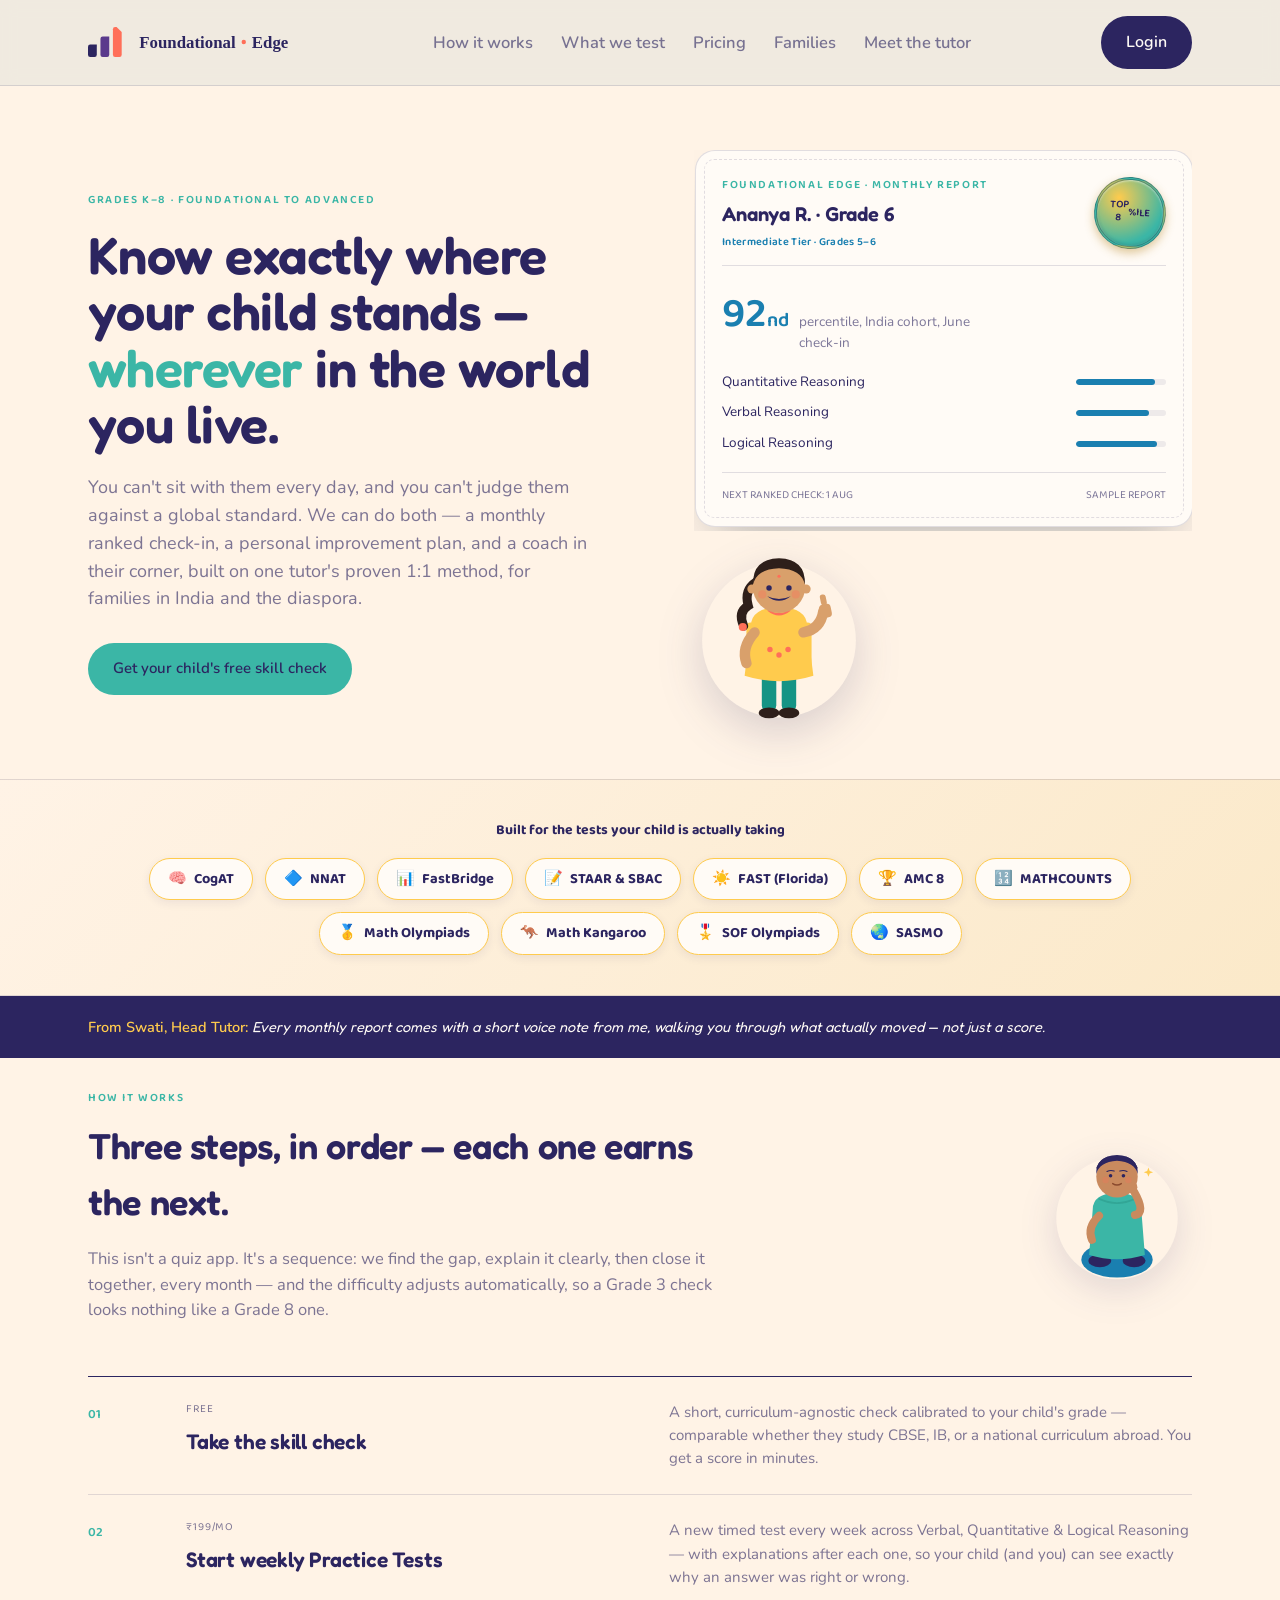
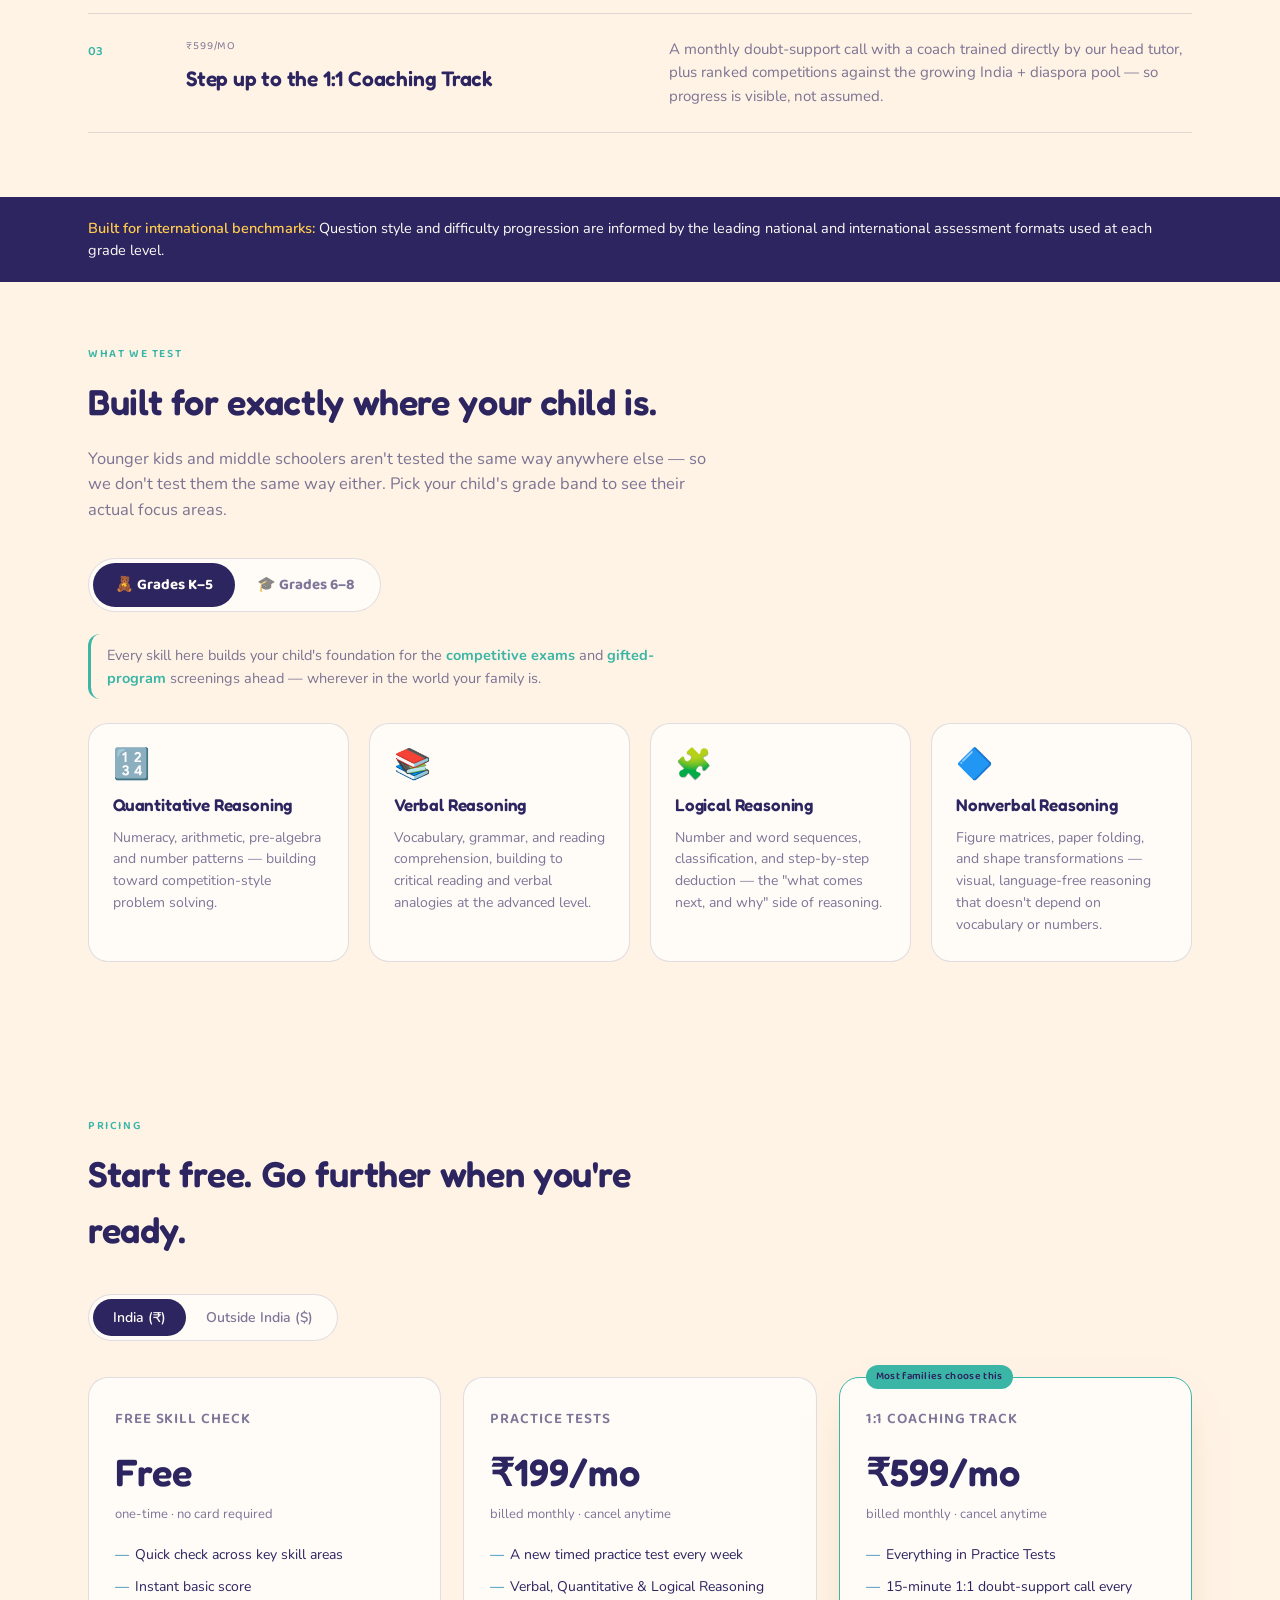
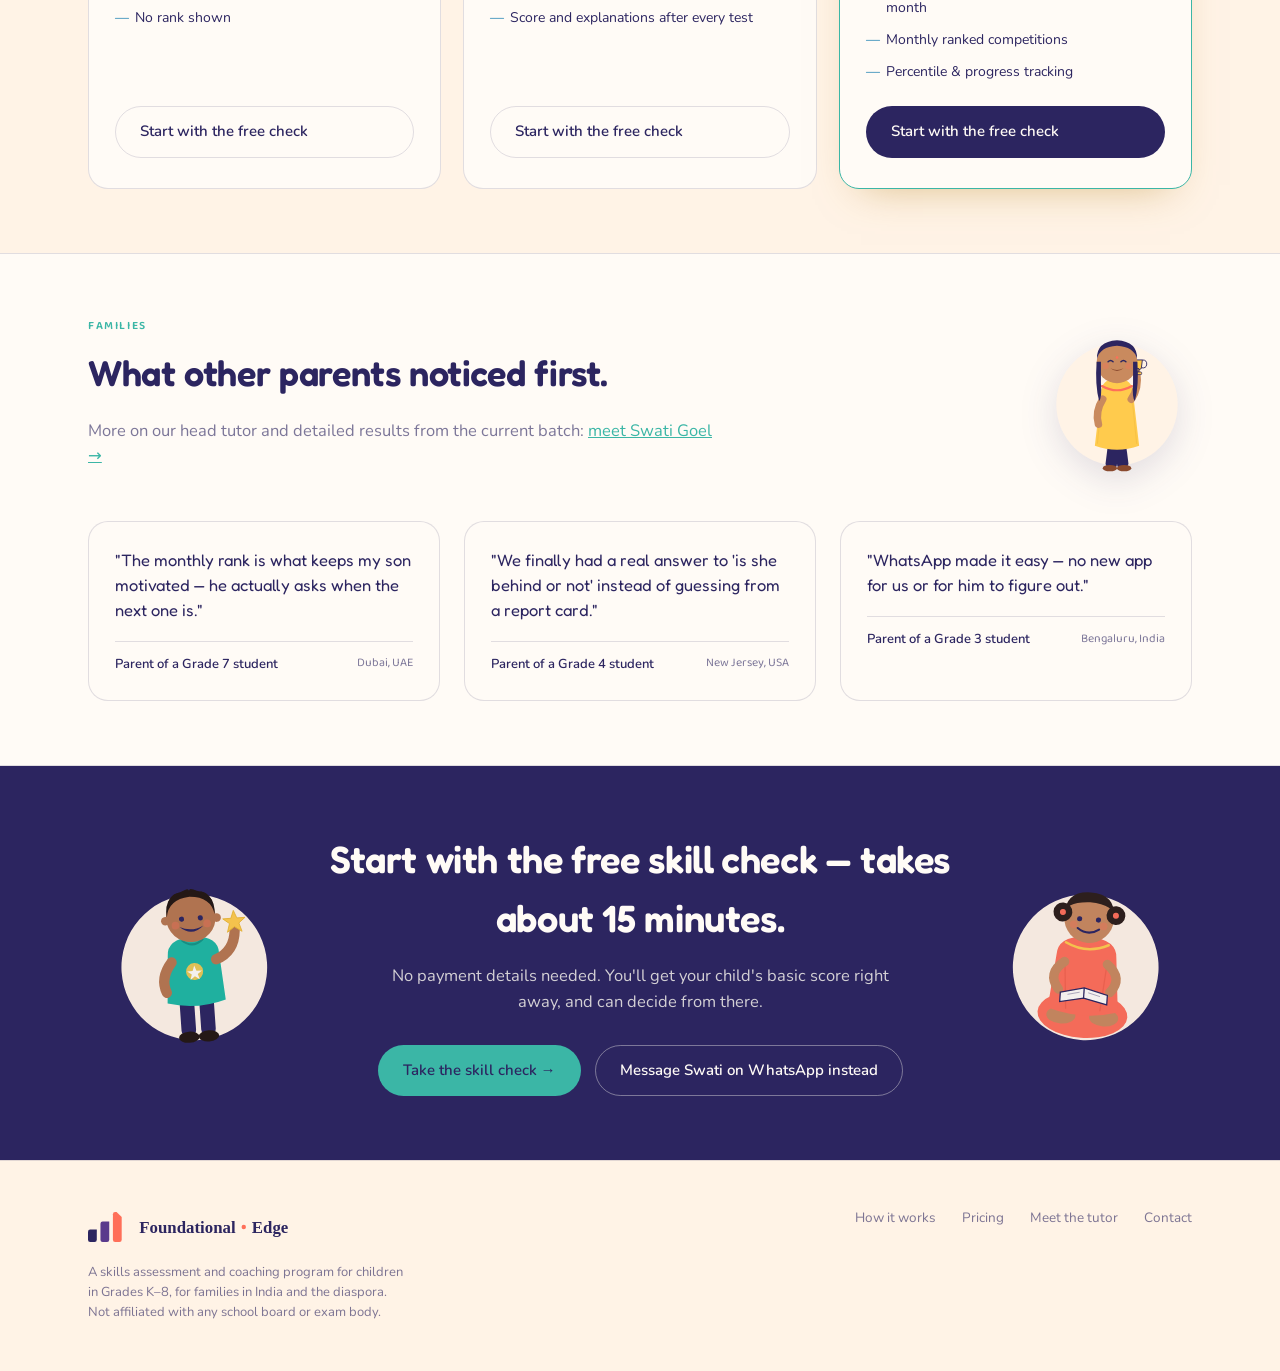
<file: index.html>
<!DOCTYPE html>
<html lang="en">
<head>
<meta charset="UTF-8">
<meta name="viewport" content="width=device-width, initial-scale=1.0">
<title>Foundational Edge — Know exactly where your child stands</title>
<meta name="description" content="A monthly ranked skill assessment and coaching subscription for children in Grades K–8, built for Indian-origin families in India and abroad.">
<link rel="preconnect" href="https://fonts.googleapis.com">
<link rel="preconnect" href="https://fonts.gstatic.com" crossorigin>
<link href="https://fonts.googleapis.com/css2?family=Fredoka:wght@500;600;700&family=Nunito:wght@400;600;700;800&family=Baloo+2:wght@600;700&display=swap" rel="stylesheet">
<link rel="icon" href="images/logo/logo-mark.svg" type="image/svg+xml">
<link rel="stylesheet" href="css/styles.css">
</head>
<body data-region="india">

<header>
  <nav class="nav" id="nav">
    <a href="#top" class="logo"><img src="images/logo/logo-horizontal.svg" alt="Foundational Edge" height="44"></a>
    <ul class="nav-links">
      <li><a href="#how">How it works</a></li>
      <li><a href="#skills">What we test</a></li>
      <li><a href="#pricing">Pricing</a></li>
      <li><a href="#stories">Families</a></li>
      <li><a href="tutor.html">Meet the tutor</a></li>
      <li class="nav-cta-mobile"><a href="practice-test.html" class="btn btn-primary js-login-link">Login</a></li>
      <li class="nav-cta-mobile js-user-link" hidden><a href="workspace.html" class="btn btn-ghost js-user-name">My workspace</a></li>
      <li class="nav-cta-mobile js-user-link" hidden><button type="button" class="btn btn-primary js-logout-btn">Log out</button></li>
    </ul>
    <div class="nav-cta">
      <a href="practice-test.html" class="btn btn-primary js-login-link">Login</a>
      <a href="workspace.html" class="btn btn-ghost js-user-link js-user-name" hidden>My workspace</a>
      <button type="button" class="btn btn-ghost js-user-link js-logout-btn" hidden>Log out</button>
      <button class="nav-toggle" id="navToggle" aria-label="Toggle menu"><span></span><span></span><span></span></button>
    </div>
  </nav>
</header>

<main id="top">

  <!-- HERO -->
  <section class="hero">
    <div class="wrap hero-grid">
      <div>
        <span class="eyebrow">Grades K–8 · Foundational to Advanced</span>
        <h1>Know exactly where your child stands — <em>wherever</em> in the world you live.</h1>
        <p class="lede">You can't sit with them every day, and you can't judge them against a global standard. We can do both — a monthly ranked check-in, a personal improvement plan, and a coach in their corner, built on one tutor's proven 1:1 method, for families in India and the diaspora.</p>
        <div class="hero-actions">
          <a href="practice-test.html" class="btn btn-gold">Get your child's free skill check</a>
        </div>
      </div>

      <div class="hero-visual">
        <img class="hero-kid" src="images/kids/girl-thumbsup.svg" alt="" width="190" height="190">
        <div class="rankcard-scroll" id="rankcardScroll">
        <div class="rankcard reveal">
          <div class="rankcard-head">
            <div>
              <span class="eyebrow">Foundational Edge · Monthly Report</span>
              <div class="rankcard-name">Ananya R. · Grade 6</div>
              <div class="rankcard-tier">Intermediate Tier · Grades 5–6</div>
            </div>
            <div class="seal">TOP<br>8<span class="mono">%ILE</span></div>
          </div>
          <div class="rankcard-stat">
            <span class="num">92<span style="font-size:20px;">nd</span></span>
            <span class="lbl">percentile, India cohort, June check-in</span>
          </div>
          <div class="rankcard-rows">
            <div class="rankcard-row"><span class="name">Quantitative Reasoning</span><div class="bar"><span style="width:88%"></span></div></div>
            <div class="rankcard-row"><span class="name">Verbal Reasoning</span><div class="bar"><span style="width:81%"></span></div></div>
            <div class="rankcard-row"><span class="name">Logical Reasoning</span><div class="bar"><span style="width:90%"></span></div></div>
          </div>
          <div class="rankcard-foot">
            <span>NEXT RANKED CHECK: 1 AUG</span>
            <span>SAMPLE REPORT</span>
          </div>
        </div>
        <div class="rankcard reveal">
          <div class="rankcard-head">
            <div>
              <span class="eyebrow">Foundational Edge · Monthly Report</span>
              <div class="rankcard-name">Kabir M. · Grade 6</div>
              <div class="rankcard-tier">Intermediate Tier · Grades 5–6</div>
            </div>
            <div class="seal">TOP<br>5<span class="mono">%ILE</span></div>
          </div>
          <div class="rankcard-stat">
            <span class="num">95<span style="font-size:20px;">th</span></span>
            <span class="lbl">percentile, India + diaspora pool, June check-in</span>
          </div>
          <div class="rankcard-rows">
            <div class="rankcard-row"><span class="name">Quantitative Reasoning</span><div class="bar"><span style="width:91%"></span></div></div>
            <div class="rankcard-row"><span class="name">Verbal Reasoning</span><div class="bar"><span style="width:85%"></span></div></div>
            <div class="rankcard-row"><span class="name">Logical Reasoning</span><div class="bar"><span style="width:93%"></span></div></div>
          </div>
          <div class="rankcard-foot">
            <span>NEXT RANKED CHECK: 1 AUG</span>
            <span>SAMPLE REPORT</span>
          </div>
        </div>
      </div>
      </div>
    </div>
  </section>

  <!-- EXAM BADGES: built for the tests families actually care about -->
  <div class="exam-strip">
    <div class="wrap">
      <p class="exam-label">Built for the tests your child is actually taking</p>
      <div class="exam-badges">
        <span class="exam-badge"><span class="medal">🧠</span> CogAT</span>
        <span class="exam-badge"><span class="medal">🔷</span> NNAT</span>
        <span class="exam-badge"><span class="medal">📊</span> FastBridge</span>
        <span class="exam-badge"><span class="medal">📝</span> STAAR &amp; SBAC</span>
        <span class="exam-badge"><span class="medal">☀️</span> FAST (Florida)</span>
        <span class="exam-badge"><span class="medal">🏆</span> AMC 8</span>
        <span class="exam-badge"><span class="medal">🔢</span> MATHCOUNTS</span>
        <span class="exam-badge"><span class="medal">🥇</span> Math Olympiads</span>
        <span class="exam-badge"><span class="medal">🦘</span> Math Kangaroo</span>
        <span class="exam-badge"><span class="medal">🎖️</span> SOF Olympiads</span>
        <span class="exam-badge"><span class="medal">🌏</span> SASMO</span>
      </div>
    </div>
  </div>

  <!-- HOW IT WORKS -->
  <div class="strip personal-touch">
    <div class="wrap">
      <span><strong>From Swati, Head Tutor:</strong> Every monthly report comes with a short voice note from me, walking you through what actually moved — not just a score. <!-- PLACEHOLDER: swap in a real quote/voice-note excerpt --></span>
    </div>
  </div>
  <section id="how" style="padding-top:32px;">
    <div class="wrap">
      <div class="section-head-flanked">
        <div class="section-head reveal">
          <span class="eyebrow">How it works</span>
          <h2>Three steps, in order — each one earns the next.</h2>
          <p>This isn't a quiz app. It's a sequence: we find the gap, explain it clearly, then close it together, every month — and the difficulty adjusts automatically, so a Grade 3 check looks nothing like a Grade 8 one.</p>
        </div>
        <img class="section-kid" src="images/kids/boy-thinking.svg" alt="" width="150" height="150">
      </div>
      <div class="ledger">
        <div class="ledger-row reveal">
          <span class="idx mono">01</span>
          <div><span class="stage-tag">Free</span><h3>Take the skill check</h3></div>
          <p>A short, curriculum-agnostic check calibrated to your child's grade — comparable whether they study CBSE, IB, or a national curriculum abroad. You get a score in minutes.</p>
        </div>
        <div class="ledger-row reveal">
          <span class="idx mono">02</span>
          <div><span class="stage-tag">₹199/mo</span><h3>Start weekly Practice Tests</h3></div>
          <p>A new timed test every week across Verbal, Quantitative &amp; Logical Reasoning — with explanations after each one, so your child (and you) can see exactly why an answer was right or wrong.</p>
        </div>
        <div class="ledger-row reveal">
          <span class="idx mono">03</span>
          <div><span class="stage-tag">₹599/mo</span><h3>Step up to the 1:1 Coaching Track</h3></div>
          <p>A monthly doubt-support call with a coach trained directly by our head tutor, plus ranked competitions against the growing India + diaspora pool — so progress is visible, not assumed.</p>
        </div>
      </div>
    </div>
  </section>

  <!-- WHAT WE TEST -->
  <div class="strip skills-note-strip">
    <div class="wrap">
      <span><strong>Built for international benchmarks:</strong> Question style and difficulty progression are informed by the leading national and international assessment formats used at each grade level.</span>
    </div>
  </div>
  <section id="skills">
    <div class="wrap">
      <div class="section-head reveal">
        <span class="eyebrow">What we test</span>
        <h2>Built for exactly where your child is.</h2>
        <p>Younger kids and middle schoolers aren't tested the same way anywhere else — so we don't test them the same way either. Pick your child's grade band to see their actual focus areas.</p>
      </div>

      <div class="grade-toggle" role="tablist" aria-label="Grade band">
        <button type="button" class="grade-tab active" id="tab-early" onclick="setGradeBand('early')">🧸 Grades K–5</button>
        <button type="button" class="grade-tab" id="tab-middle" onclick="setGradeBand('middle')">🎓 Grades 6–8</button>
      </div>

      <!-- GRADES K-5: Verbal / Quantitative / Logical / Nonverbal Reasoning -->
      <div id="band-early" class="reveal">
        <p class="band-note">Every skill here builds your child's foundation for the <em>competitive exams</em> and <em>gifted-program</em> screenings ahead — wherever in the world your family is.</p>
        <div class="skills-grid">
          <div class="skill-card">
            <span class="skill-icon">🔢</span>
            <h3>Quantitative Reasoning</h3>
            <p>Numeracy, arithmetic, pre-algebra and number patterns — building toward competition-style problem solving.</p>
          </div>
          <div class="skill-card">
            <span class="skill-icon">📚</span>
            <h3>Verbal Reasoning</h3>
            <p>Vocabulary, grammar, and reading comprehension, building to critical reading and verbal analogies at the advanced level.</p>
          </div>
          <div class="skill-card">
            <span class="skill-icon">🧩</span>
            <h3>Logical Reasoning</h3>
            <p>Number and word sequences, classification, and step-by-step deduction — the "what comes next, and why" side of reasoning.</p>
          </div>
          <div class="skill-card">
            <span class="skill-icon">🔷</span>
            <h3>Nonverbal Reasoning</h3>
            <p>Figure matrices, paper folding, and shape transformations — visual, language-free reasoning that doesn't depend on vocabulary or numbers.</p>
          </div>
        </div>
      </div>

      <!-- GRADES 6-8: subject domains -->
      <div id="band-middle" class="reveal" style="display:none;">
        <p class="band-note">The same foundation, built subject by subject — real mastery that carries into <em>competition math</em>, <em>school assessments</em>, and everything that comes next.</p>
        <div class="domain-grid">
          <div class="domain-card">
            <span class="skill-icon">➗</span>
            <h3>Algebra</h3>
            <p>From solving equations to genuine problem-solving — the kind of algebra that shows up on AMC 8 and MATHCOUNTS, not just textbook drills.</p>
            <div class="domain-chips">
              <span class="chip">Equations &amp; Inequalities</span>
              <span class="chip">Quadratics</span>
              <span class="chip">Functions &amp; Graphing</span>
              <span class="chip">Systems of Equations</span>
              <span class="chip">Exponents &amp; Radicals</span>
            </div>
          </div>
          <div class="domain-card">
            <span class="skill-icon">📐</span>
            <h3>Geometry</h3>
            <p>Real proof and spatial reasoning — not just formulas, but why they're true, the same way it's tested in middle-school competitions and state exams.</p>
            <div class="domain-chips">
              <span class="chip">Logic &amp; Proof</span>
              <span class="chip">Angles &amp; Parallel Lines</span>
              <span class="chip">Triangles</span>
              <span class="chip">Coordinate Geometry</span>
              <span class="chip">Constructions</span>
            </div>
          </div>
        </div>
      </div>
    </div>
  </section>

  <!-- PRICING -->
  <section id="pricing">
    <div class="wrap">
      <div class="section-head reveal">
        <span class="eyebrow">Pricing</span>
        <h2>Start free. Go further when you're ready.</h2>
      </div>

      <div class="region-toggle reveal" role="tablist" aria-label="Pricing region">
        <button class="region-tab active" data-region-tab="india" onclick="setRegion('india')">India (₹)</button>
        <button class="region-tab" data-region-tab="intl" onclick="setRegion('intl')">Outside India ($)</button>
      </div>

      <div class="price-grid reveal">
        <div class="price-card">
          <h3>Free Skill Check</h3>
          <div class="amount">Free</div>
          <div class="per">one-time · no card required</div>
          <ul>
            <li>Quick check across key skill areas</li>
            <li>Instant basic score</li>
            <li>No rank shown</li>
          </ul>
          <a href="practice-test.html" class="btn btn-ghost">Start with the free check</a>
        </div>
        <div class="price-card">
          <h3>Practice Tests</h3>
          <div class="amount" data-india="₹199/mo" data-intl="$6/mo">₹199/mo</div>
          <div class="per">billed monthly · cancel anytime</div>
          <ul>
            <li>A new timed practice test every week</li>
            <li>Verbal, Quantitative &amp; Logical Reasoning</li>
            <li>Score and explanations after every test</li>
          </ul>
          <a href="practice-test.html" class="btn btn-ghost">Start with the free check</a>
        </div>
        <div class="price-card featured">
          <h3>1:1 Coaching Track</h3>
          <div class="amount" data-india="₹599/mo" data-intl="$15/mo">₹599/mo</div>
          <div class="per">billed monthly · cancel anytime</div>
          <ul>
            <li>Everything in Practice Tests</li>
            <li>15-minute 1:1 doubt-support call every month</li>
            <li>Monthly ranked competitions</li>
            <li>Percentile &amp; progress tracking</li>
          </ul>
          <a href="practice-test.html" class="btn btn-primary">Start with the free check</a>
        </div>
      </div>
    </div>
  </section>

  <!-- TESTIMONIALS -->
  <section id="stories" class="problem">
    <div class="wrap">
      <div class="section-head-flanked">
        <div class="section-head reveal">
          <span class="eyebrow">Families</span>
          <h2>What other parents noticed first.</h2>
          <p>More on our head tutor and detailed results from the current batch: <a href="tutor.html" style="color:var(--brass); text-decoration:underline;">meet Swati Goel →</a></p>
        </div>
        <img class="section-kid" src="images/kids/girl-trophy.svg" alt="" width="150" height="150">
      </div>
      <div class="testi-grid reveal">
        <div class="testi-card">
          <p>"The monthly rank is what keeps my son motivated — he actually asks when the next one is."</p>
          <div class="testi-foot"><span class="who">Parent of a Grade 7 student</span><span class="where">Dubai, UAE</span></div>
        </div>
        <div class="testi-card">
          <p>"We finally had a real answer to 'is she behind or not' instead of guessing from a report card."</p>
          <div class="testi-foot"><span class="who">Parent of a Grade 4 student</span><span class="where">New Jersey, USA</span></div>
        </div>
        <div class="testi-card">
          <p>"WhatsApp made it easy — no new app for us or for him to figure out."</p>
          <div class="testi-foot"><span class="who">Parent of a Grade 3 student</span><span class="where">Bengaluru, India</span></div>
        </div>
      </div>
    </div>
  </section>

  <!-- FINAL CTA -->
  <section class="cta" id="assess">
    <div class="wrap reveal cta-flanked">
      <img class="cta-kid cta-kid-left" src="images/kids/boy-celebrating.svg" alt="" width="180" height="180">
      <div class="cta-copy">
        <h2>Start with the free skill check — takes about 15 minutes.</h2>
        <p>No payment details needed. You'll get your child's basic score right away, and can decide from there.</p>
        <div class="cta-actions">
          <a href="practice-test.html" class="btn btn-primary">Take the skill check →</a>
          <a href="https://wa.me/919810947427?text=Hi%2C%20I%27d%20like%20to%20start%20the%20free%20Foundational%20Edge%20skill%20check" class="btn btn-ghost">Message Swati on WhatsApp instead</a>
        </div>
      </div>
      <img class="cta-kid cta-kid-right" src="images/kids/girl-reading.svg" alt="" width="180" height="180">
    </div>
  </section>

</main>

<footer>
  <div class="wrap foot-grid">
    <div>
      <a href="#top" class="logo"><img src="images/logo/logo-horizontal.svg" alt="Foundational Edge" height="44"></a>
      <p class="foot-note">A skills assessment and coaching program for children in Grades K–8, for families in India and the diaspora. Not affiliated with any school board or exam body.</p>
    </div>
    <ul class="foot-links">
      <li><a href="#how">How it works</a></li>
      <li><a href="#pricing">Pricing</a></li>
      <li><a href="tutor.html">Meet the tutor</a></li>
      <li><a href="mailto:swatig8591@gmail.com">Contact</a></li>
    </ul>
  </div>
</footer>

<script src="js/main.js"></script>

</body>
</html>
</file>
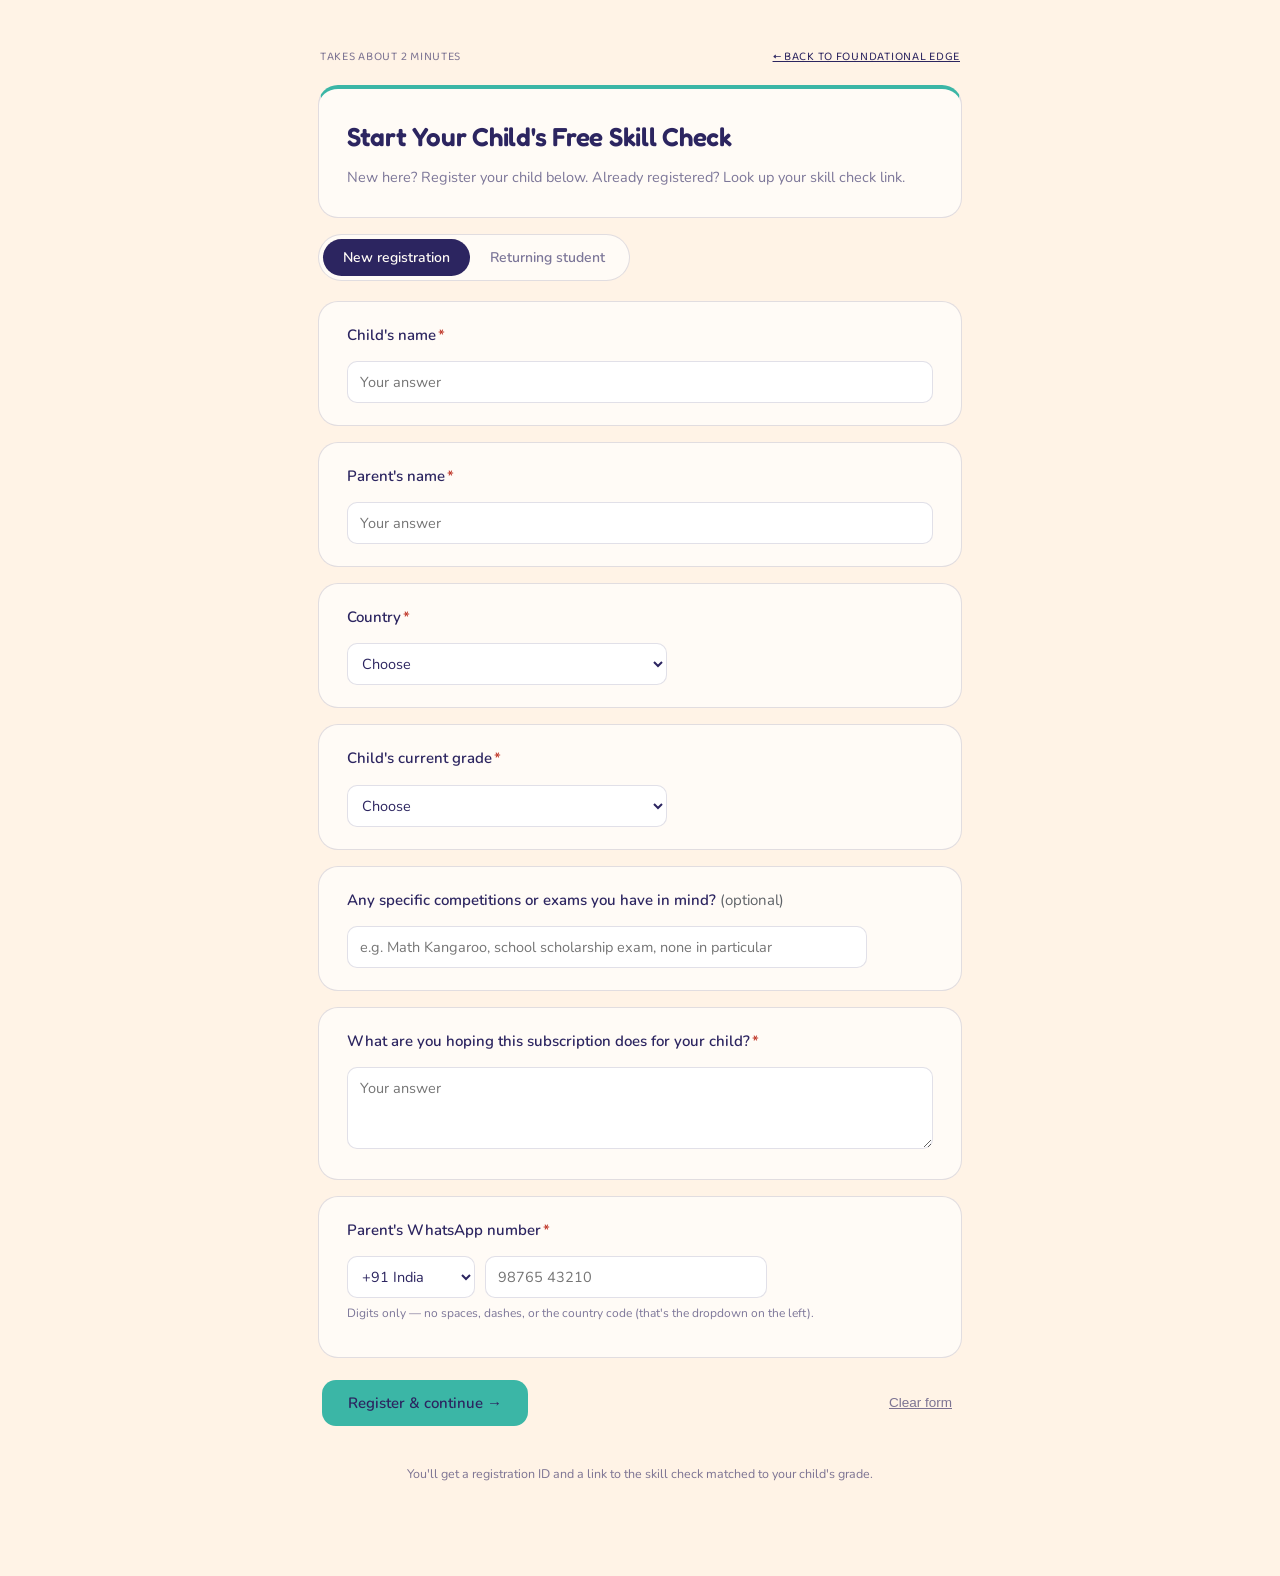
<file: practice-test.html>
<!DOCTYPE html>
<html lang="en">
<head>
<meta charset="UTF-8">
<meta name="viewport" content="width=device-width, initial-scale=1.0">
<title>Start Your Child's Free Skill Check — Foundational Edge</title>
<meta name="description" content="Register your child for the free skill check, or look up an existing registration.">
<link rel="preconnect" href="https://fonts.googleapis.com">
<link rel="preconnect" href="https://fonts.gstatic.com" crossorigin>
<link href="https://fonts.googleapis.com/css2?family=Fredoka:wght@500;600;700&family=Nunito:wght@400;600;700;800&family=Baloo+2:wght@600;700&display=swap" rel="stylesheet">
<link rel="icon" href="images/logo/logo-mark.svg" type="image/svg+xml">
<link rel="stylesheet" href="css/styles.css">
</head>
<body>

<div class="gform-shell">
  <div class="gform-wrap">

    <div class="gform-banner">
      <span>TAKES ABOUT 2 MINUTES</span>
      <a href="index.html#top">← Back to Foundational Edge</a>
    </div>

    <div class="gform-card gform-title">
      <div class="gform-title-inner">
        <h1>Start Your Child's Free Skill Check</h1>
        <p>New here? Register your child below. Already registered? Look up your skill check link.</p>
      </div>
    </div>

    <div class="mode-toggle" role="tablist" aria-label="Registration mode">
      <button class="mode-tab active" id="tab-new" onclick="setMode('new')">New registration</button>
      <button class="mode-tab" id="tab-returning" onclick="setMode('returning')">Returning student</button>
    </div>

    <!-- ============ NEW REGISTRATION ============ -->
    <form id="newForm">
      <div class="gform-card">
        <div class="gform-q">
          <div class="qtext">Child's name<span class="req">*</span></div>
          <input class="gform-textinput" id="childName" type="text" placeholder="Your answer" required>
        </div>
      </div>

      <div class="gform-card">
        <div class="gform-q">
          <div class="qtext">Parent's name<span class="req">*</span></div>
          <input class="gform-textinput" id="parentName" type="text" placeholder="Your answer" required>
        </div>
      </div>

      <div class="gform-card">
        <div class="gform-q">
          <div class="qtext">Country<span class="req">*</span></div>
          <select class="gform-select" id="country" required>
            <option value="">Choose</option>
            <option>India</option>
            <option>United States</option>
            <option>United Kingdom</option>
            <option>United Arab Emirates</option>
            <option>Singapore</option>
            <option>Australia</option>
            <option>Other</option>
          </select>
        </div>
      </div>

      <div class="gform-card">
        <div class="gform-q">
          <div class="qtext">Child's current grade<span class="req">*</span></div>
          <select class="gform-select" id="grade" required>
            <option value="">Choose</option>
            <option value="K">Kindergarten</option>
            <option value="1">Grade 1</option>
            <option value="2">Grade 2</option>
            <option value="3">Grade 3</option>
            <option value="4">Grade 4</option>
            <option value="5">Grade 5</option>
            <option value="6">Grade 6</option>
            <option value="7">Grade 7</option>
            <option value="8">Grade 8</option>
          </select>
        </div>
      </div>

      <div class="gform-card">
        <div class="gform-q">
          <div class="qtext">Any specific competitions or exams you have in mind? <span style="color:#5f6368; font-weight:400;">(optional)</span></div>
          <input class="gform-textinput" id="competitions" type="text" placeholder="e.g. Math Kangaroo, school scholarship exam, none in particular" style="max-width:520px;">
        </div>
      </div>

      <div class="gform-card">
        <div class="gform-q">
          <div class="qtext">What are you hoping this subscription does for your child?<span class="req">*</span></div>
          <textarea class="gform-textarea" id="expectations" rows="3" placeholder="Your answer" required></textarea>
        </div>
      </div>

      <div class="gform-card">
        <div class="gform-q">
          <div class="qtext">Parent's WhatsApp number<span class="req">*</span></div>
          <div class="phone-row">
            <select class="gform-select" id="whatsappCode" required>
              <option value="91">+91 India</option>
              <option value="1">+1 US/Canada</option>
              <option value="44">+44 UK</option>
              <option value="971">+971 UAE</option>
              <option value="65">+65 Singapore</option>
              <option value="61">+61 Australia</option>
              <option value="other">Other</option>
            </select>
            <input class="gform-textinput code-other" id="whatsappCodeOther" type="tel" inputmode="numeric" pattern="[0-9]*" placeholder="Code" maxlength="4" style="display:none;" aria-label="Custom country code (digits only, no +)">
            <input class="gform-textinput" id="whatsapp" type="tel" inputmode="numeric" pattern="[0-9]*" placeholder="98765 43210" maxlength="15" required>
          </div>
          <p class="phone-hint">Digits only — no spaces, dashes, or the country code (that's the dropdown on the left).</p>
        </div>
      </div>

      <div class="gform-actions">
        <button type="submit" class="gform-submit" id="newSubmitBtn">Register &amp; continue →</button>
        <button type="reset" class="gform-clear">Clear form</button>
      </div>
      <p class="gform-note">You'll get a registration ID and a link to the skill check matched to your child's grade.</p>
      <p class="gform-error" id="newError" style="display:none;">Something went wrong saving your registration. Please try again, or message Swati on WhatsApp.</p>
    </form>

    <!-- ============ RETURNING STUDENT ============ -->
    <form id="returningForm" style="display:none;">
      <div class="gform-card">
        <div class="gform-q">
          <div class="qtext">Registration ID</div>
          <input class="gform-textinput" id="lookupRegId" type="text" placeholder="e.g. RiyaSharma@9876543210" style="max-width:320px;">
        </div>
      </div>

      <div class="gform-or">— or, enter the details you registered with —</div>

      <div class="gform-card">
        <div class="gform-q">
          <div class="qtext">Child's name</div>
          <input class="gform-textinput" id="lookupChildName" type="text" placeholder="Your answer">
        </div>
      </div>

      <div class="gform-card">
        <div class="gform-q">
          <div class="qtext">Parent's WhatsApp number</div>
          <div class="phone-row">
            <select class="gform-select" id="lookupWhatsappCode">
              <option value="91">+91 India</option>
              <option value="1">+1 US/Canada</option>
              <option value="44">+44 UK</option>
              <option value="971">+971 UAE</option>
              <option value="65">+65 Singapore</option>
              <option value="61">+61 Australia</option>
              <option value="other">Other</option>
            </select>
            <input class="gform-textinput code-other" id="lookupWhatsappCodeOther" type="tel" inputmode="numeric" pattern="[0-9]*" placeholder="Code" maxlength="4" style="display:none;" aria-label="Custom country code (digits only, no +)">
            <input class="gform-textinput" id="lookupWhatsapp" type="tel" inputmode="numeric" pattern="[0-9]*" placeholder="98765 43210" maxlength="15">
          </div>
        </div>
      </div>

      <div class="gform-actions">
        <button type="submit" class="gform-submit" id="returningSubmitBtn">Find my skill check →</button>
      </div>
      <p class="gform-error" id="lookupError" style="display:none;">We couldn't find a registration matching that. Double-check the details, or register as new above.</p>
    </form>

  </div>
</div>

<script>
  // ---- Skill-check destination: skill-check.html looks up the active form for the exact grade
  // itself (via the get_active_skill_form RPC, see SETUP_SKILL_FORMS.sql) -- this just builds the
  // link with the grade on it. ----
  function skillCheckLink(grade){
    return "skill-check.html?grade=" + encodeURIComponent(grade);
  }

  // ---- Supabase (registrations table). Uses the public anon key by design — this is normal for
  // Supabase's anon-key model. `anon` has NO direct table privileges at all (no select, insert, or
  // update grant) — every operation goes through a narrow security-definer RPC function below.
  // IMPORTANT: this page expects a one-time SQL setup step — see SETUP.sql in the repo root (or
  // the PR description). Without that SQL applied, this page's requests will fail. ----
  var SUPABASE_URL = 'https://wwmbpgtddsyettfdakbe.supabase.co';
  var SUPABASE_ANON_KEY = 'eyJhbGciOiJIUzI1NiIsInR5cCI6IkpXVCJ9.eyJpc3MiOiJzdXBhYmFzZSIsInJlZiI6Ind3bWJwZ3RkZHN5ZXR0ZmRha2JlIiwicm9sZSI6ImFub24iLCJpYXQiOjE3ODM3NjA4MDksImV4cCI6MjA5OTMzNjgwOX0.owfmZtMW83G3HGW69ofbSbisRBMHgK7AX7QpSl-xRO8';
  var RPC_REGISTER_URL = SUPABASE_URL + '/rest/v1/rpc/register_child';
  var RPC_LOOKUP_URL = SUPABASE_URL + '/rest/v1/rpc/lookup_registration';

  function sbHeaders(extra){
    var h = { 'apikey': SUPABASE_ANON_KEY, 'Authorization': 'Bearer ' + SUPABASE_ANON_KEY };
    for(var k in extra){ h[k] = extra[k]; }
    return h;
  }

  // Registers (or re-registers) a child via a security-definer RPC function rather than a raw
  // table INSERT. This sidesteps a real Postgres RLS limitation: INSERT ... ON CONFLICT DO UPDATE
  // needs SELECT-level RLS visibility to check for an existing row, which anon intentionally
  // doesn't have (that's what makes the lookup function below safe from table-dumping). Running
  // the upsert inside a SECURITY DEFINER function sidesteps that entirely — anon never touches the
  // table directly for writes either. See SETUP.sql for the function this calls.
  function upsertRegistration(record){
    return fetch(RPC_REGISTER_URL, {
      method: 'POST',
      headers: sbHeaders({ 'Content-Type': 'application/json' }),
      body: JSON.stringify({
        p_id: record.id,
        p_child_name: record.childName,
        p_parent_name: record.parentName,
        p_country: record.country,
        p_grade: record.grade,
        p_competitions: record.competitions,
        p_expectations: record.expectations,
        p_whatsapp: record.whatsapp,
        p_tier_link: record.tierLink
      })
    }).then(function(res){
      if(!res.ok) throw new Error('Supabase insert failed: ' + res.status);
      return res.json();
    }).then(function(rows){
      var row = rows && rows[0];
      return { wasExisting: !!(row && row.was_existing) };
    });
  }

  // Looks up a single registration via a security-definer RPC function rather than a raw table
  // SELECT, so the anon key can never list/dump the table — only fetch the id + tier link for one
  // exact match. See SETUP.sql for the function this calls.
  function lookupRegistration(id, name, phone){
    return fetch(RPC_LOOKUP_URL, {
      method: 'POST',
      headers: sbHeaders({ 'Content-Type': 'application/json' }),
      body: JSON.stringify({ p_id: id || null, p_name: name || null, p_phone: phone || null })
    }).then(function(res){
      if(!res.ok) throw new Error('Supabase lookup failed: ' + res.status);
      return res.json();
    }).then(function(rows){ return (rows && rows[0]) || null; });
  }

  function rowToRecord(row){
    if(!row) return null;
    return { id: row.id, tierLink: row.tier_link, childName: row.child_name };
  }

  function normalizeName(s){ return (s || '').trim().toLowerCase(); }
  function normalizePhone(s){ return (s || '').replace(/[^0-9]/g, ''); }
  function makeRegId(name, phone){
    var pretty = (name || '').trim().split(/\s+/).filter(Boolean).map(function(w){
      return w.charAt(0).toUpperCase() + w.slice(1);
    }).join('');
    return pretty + '@' + normalizePhone(phone);
  }

  // ---- Phone number field: a country-code <select> + a digits-only number input, combined into
  // one E.164-ish digit string (e.g. "919876543210") for storage — matching the existing
  // registrations.whatsapp format. normalizePhone() above still strips anything unexpected as a
  // defensive second layer, but typing is restricted live so the field never *shows* letters. ----

  // Blocks non-digit characters as the user types (not just on submit), so the field never
  // accepts letters/symbols in the first place rather than silently stripping them later.
  function enforceDigitsOnly(input){
    input.addEventListener('input', function(){
      var cleaned = input.value.replace(/[^0-9]/g, '');
      if(cleaned !== input.value) input.value = cleaned;
    });
  }

  // Wires up a country-code <select> + its "Other" custom-code input: shows the custom-code box
  // only when "Other" is chosen, and returns the resolved calling code (digits only, no '+').
  function wirePhoneCode(selectId, otherInputId){
    var select = document.getElementById(selectId);
    var otherInput = document.getElementById(otherInputId);
    enforceDigitsOnly(otherInput);
    select.addEventListener('change', function(){
      otherInput.style.display = select.value === 'other' ? '' : 'none';
    });
    return function resolveCode(){
      return select.value === 'other' ? normalizePhone(otherInput.value) : select.value;
    };
  }

  var getWhatsappCode = wirePhoneCode('whatsappCode', 'whatsappCodeOther');
  var getLookupWhatsappCode = wirePhoneCode('lookupWhatsappCode', 'lookupWhatsappCodeOther');
  enforceDigitsOnly(document.getElementById('whatsapp'));
  enforceDigitsOnly(document.getElementById('lookupWhatsapp'));

  // Nice-to-have: picking a Country auto-selects the matching calling code, without locking it —
  // the parent can still change it (e.g. an NRI family living in the US with an Indian number).
  var COUNTRY_TO_CODE = {
    'India': '91', 'United States': '1', 'United Kingdom': '44',
    'United Arab Emirates': '971', 'Singapore': '65', 'Australia': '61'
  };
  document.getElementById('country').addEventListener('change', function(){
    var code = COUNTRY_TO_CODE[this.value];
    if(code){
      document.getElementById('whatsappCode').value = code;
      document.getElementById('whatsappCodeOther').style.display = 'none';
    }
  });

  function setMode(mode){
    document.getElementById('tab-new').classList.toggle('active', mode === 'new');
    document.getElementById('tab-returning').classList.toggle('active', mode === 'returning');
    document.getElementById('newForm').style.display = mode === 'new' ? '' : 'none';
    document.getElementById('returningForm').style.display = mode === 'returning' ? '' : 'none';
  }

  // Both flows now carry the real child_name: a new registration has it
  // directly from the form, and lookup_registration() (see
  // SETUP_LOOKUP_CHILD_NAME.sql) returns it for a returning-student lookup
  // too — no more guessing a name by parsing the regId string.
  function rememberLogin(record){
    try {
      localStorage.setItem('fe_student', JSON.stringify({
        regId: record.id,
        childName: record.childName || ''
      }));
    } catch(e) { /* ignore — localStorage may be unavailable (private mode, etc.) */ }
  }

  function showResult(record, alreadyRegistered){
    document.getElementById('newForm').style.display = 'none';
    document.getElementById('returningForm').style.display = 'none';

    // Both paths land on the workspace now — no intermediate "here's your
    // link" page. A brand-new registration has zero attempts and nothing
    // assigned yet, so the Free Skill Check is simply the first thing the
    // workspace shows them; a returning student sees whatever's actually
    // pending. Either way, redirect immediately rather than showing a
    // click-through confirmation screen first.
    rememberLogin(record);
    window.location.href = 'workspace.html?regId=' + encodeURIComponent(record.id);
  }

  document.getElementById('newForm').addEventListener('submit', function(e){
    e.preventDefault();
    var btn = document.getElementById('newSubmitBtn');
    var errEl = document.getElementById('newError');
    errEl.style.display = 'none';
    var grade = document.getElementById('grade').value;
    var childName = document.getElementById('childName').value;
    var code = getWhatsappCode();
    var number = normalizePhone(document.getElementById('whatsapp').value);
    if(!code){
      errEl.textContent = "Please enter your country's calling code (you selected \"Other\").";
      errEl.style.display = 'block';
      return;
    }
    if(number.length < 6){
      errEl.textContent = 'Please enter a valid WhatsApp number.';
      errEl.style.display = 'block';
      return;
    }
    var whatsapp = code + number;
    var regId = makeRegId(childName, number); // regId omits the country code — just name + local number
    var record = {
      id: regId,
      childName: childName,
      parentName: document.getElementById('parentName').value,
      country: document.getElementById('country').value,
      grade: grade,
      competitions: document.getElementById('competitions').value,
      expectations: document.getElementById('expectations').value,
      whatsapp: whatsapp,
      tierLink: skillCheckLink(grade)
    };
    btn.disabled = true; btn.textContent = 'Saving\u2026';
    upsertRegistration(record).then(function(result){
      showResult(record, result.wasExisting);
    }).catch(function(err){
      console.error(err);
      errEl.style.display = 'block';
    }).finally(function(){
      btn.disabled = false; btn.textContent = 'Register & continue \u2192';
    });
  });

  document.getElementById('returningForm').addEventListener('submit', function(e){
    e.preventDefault();
    var btn = document.getElementById('returningSubmitBtn');
    var errEl = document.getElementById('lookupError');
    errEl.style.display = 'none';
    var regId = document.getElementById('lookupRegId').value.trim();
    var name = document.getElementById('lookupChildName').value;
    var lookupNumber = normalizePhone(document.getElementById('lookupWhatsapp').value);
    var phone = lookupNumber ? (getLookupWhatsappCode() + lookupNumber) : '';

    btn.disabled = true; btn.textContent = 'Looking up\u2026';
    var lookup = (regId || (name && phone)) ? lookupRegistration(regId, name, phone) : Promise.resolve(null);

    lookup.then(function(row){
      var record = rowToRecord(row);
      if(record){
        showResult(record, true);
      } else {
        errEl.textContent = "We couldn't find a registration matching that. Double-check the details, or register as new above.";
        errEl.style.display = 'block';
      }
    }).catch(function(err){
      console.error(err);
      errEl.textContent = 'Something went wrong looking that up. Please try again, or message Swati on WhatsApp.';
      errEl.style.display = 'block';
    }).finally(function(){
      btn.disabled = false; btn.textContent = 'Find my skill check \u2192';
    });
  });
</script>

</body>
</html>
</file>
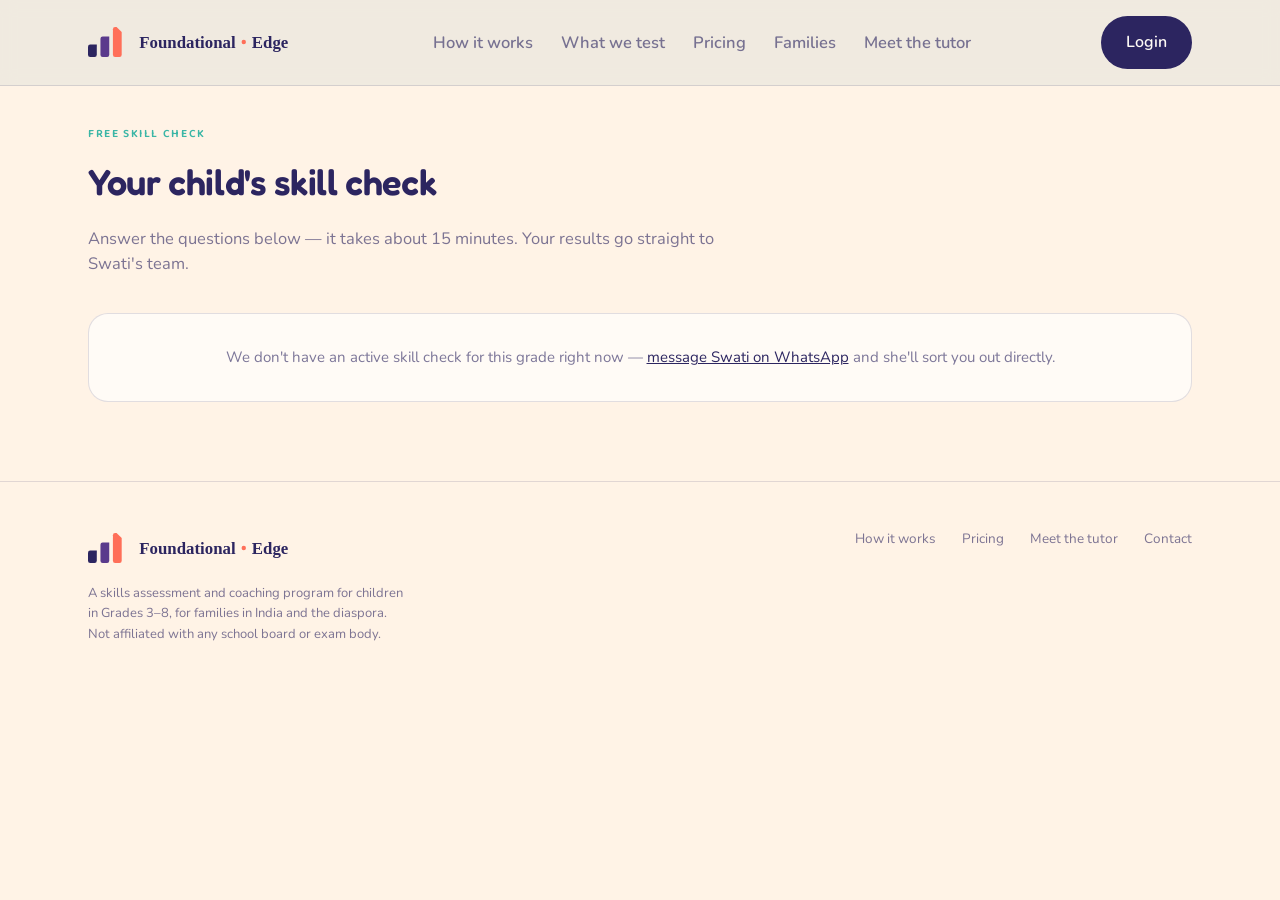
<file: skill-check.html>
<!DOCTYPE html>
<html lang="en">
<head>
<meta charset="UTF-8">
<meta name="viewport" content="width=device-width, initial-scale=1.0">
<title>Your Free Skill Check — Foundational Edge</title>
<meta name="description" content="Take your child's free grade-tiered skill check.">
<link rel="preconnect" href="https://fonts.googleapis.com">
<link rel="preconnect" href="https://fonts.gstatic.com" crossorigin>
<link href="https://fonts.googleapis.com/css2?family=Fredoka:wght@500;600;700&family=Nunito:wght@400;600;700;800&family=Baloo+2:wght@600;700&display=swap" rel="stylesheet">
<link rel="icon" href="images/logo/logo-mark.svg" type="image/svg+xml">
<link rel="stylesheet" href="css/styles.css">
</head>
<body>

<header>
  <nav class="nav" id="nav">
    <a href="index.html#top" class="logo"><img src="images/logo/logo-horizontal.svg" alt="Foundational Edge" height="44"></a>
    <ul class="nav-links">
      <li><a href="index.html#how">How it works</a></li>
      <li><a href="index.html#skills">What we test</a></li>
      <li><a href="index.html#pricing">Pricing</a></li>
      <li><a href="index.html#stories">Families</a></li>
      <li><a href="tutor.html">Meet the tutor</a></li>
      <li class="nav-cta-mobile"><a href="practice-test.html" class="btn btn-primary js-login-link">Login</a></li>
      <li class="nav-cta-mobile js-user-link" hidden><a href="workspace.html" class="btn btn-ghost js-user-name">My workspace</a></li>
      <li class="nav-cta-mobile js-user-link" hidden><button type="button" class="btn btn-primary js-logout-btn">Log out</button></li>
    </ul>
    <div class="nav-cta">
      <a href="practice-test.html" class="btn btn-primary js-login-link">Login</a>
      <a href="workspace.html" class="btn btn-ghost js-user-link js-user-name" hidden>My workspace</a>
      <button type="button" class="btn btn-ghost js-user-link js-logout-btn" hidden>Log out</button>
      <button class="nav-toggle" id="navToggle" aria-label="Toggle menu"><span></span><span></span><span></span></button>
    </div>
  </nav>
</header>

<main id="top">
  <section id="check" style="padding-top:40px;">
    <div class="wrap">
      <div class="section-head reveal">
        <span class="eyebrow" id="tierEyebrow">Free skill check</span>
        <h2 id="checkHeading">Your child's skill check</h2>
        <p id="checkSubhead">Answer the questions below — it takes about 15 minutes. Your results go straight to Swati's team.</p>
      </div>

      <div class="worksheet-note reveal" id="worksheetNote">
        <p id="worksheetPrompt"><strong>Optional, but encouraged:</strong> if your child works anything out on paper while answering, send us a photo of the rough work too — it helps Swati spot exactly where the gaps are, not just the final answers.</p>
        <a id="worksheetWhatsappLink" href="#" class="btn btn-primary" target="_blank" rel="noopener" style="display:none;">Send worksheet photos to Swati →</a>
      </div>

      <p id="loadingState" class="embed-status">Finding the right skill check for this grade…</p>

      <p id="noFormState" class="embed-status" style="display:none;">
        We don't have an active skill check for this grade right now —
        <a href="https://wa.me/919810947427?text=Hi%2C%20I%27d%20like%20to%20start%20the%20free%20Foundational%20Edge%20skill%20check">message Swati on WhatsApp</a> and she'll sort you out directly.
      </p>

      <div id="registrationRequiredState" style="display:none;">
        <p class="embed-status" id="registrationRequiredMsg"></p>
        <p style="text-align:center;"><a href="practice-test.html" class="btn btn-primary">Register to take the skill check →</a></p>
      </div>

      <!-- ---- Attempt status: shown when past attempts exist for this reg_id + grade, before ---- -->
      <!-- ---- letting the student start a fresh one. Populated from get_quiz_attempts(). ---- -->
      <div id="attemptStatusPanel" style="display:none;">
        <div class="quiz-score-card">
          <div class="quiz-score-label">You've already taken this skill check</div>
          <div class="quiz-score-msg" id="attemptStatusSub"></div>
        </div>
        <div id="attemptList"></div>
        <div class="quiz-submit-bar" style="justify-content:center;">
          <button type="button" class="btn btn-primary" id="attemptRetakeBtn" style="display:none;">Retake skill check →</button>
        </div>
      </div>

      <!-- ---- Quiz form: populated from Supabase get_quiz_questions(), one section per page ---- -->
      <form id="quizForm" style="display:none;">
        <div id="quizProgressBar" class="quiz-progress-bar"></div>
        <div id="quizProgress" class="quiz-progress"></div>
        <div id="quizQuestions"></div>
        <div class="quiz-submit-bar">
          <button type="button" class="btn btn-ghost" id="quizBackBtn" style="display:none;">← Back</button>
          <span class="quiz-submit-note" id="quizSubmitNote">Answer every question on this page to continue.</span>
          <button type="button" class="btn btn-primary" id="quizNextBtn">Next section →</button>
        </div>
        <p id="quizError" class="quiz-error" style="display:none;"></p>
      </form>

      <!-- ---- Results screen: shown after submit_quiz_attempt() returns, or when reviewing a past attempt ---- -->
      <div id="quizResults" style="display:none;">
        <p id="quizBackToAttempts" style="display:none; text-align:center; margin-bottom:16px;">
          <a href="#" id="quizBackToAttemptsLink" class="btn btn-ghost">← Back to my attempts</a>
        </p>
        <div class="quiz-score-card">
          <div class="quiz-score-number" id="quizScoreNumber">0 / 0</div>
          <div class="quiz-score-label">Questions answered correctly</div>
          <div class="quiz-score-msg" id="quizScoreMsg"></div>
        </div>
        <div id="quizReviewList"></div>
      </div>
    </div>
  </section>
</main>

<footer>
  <div class="wrap foot-grid">
    <div>
      <a href="index.html#top" class="logo"><img src="images/logo/logo-horizontal.svg" alt="Foundational Edge" height="44"></a>
      <p class="foot-note">A skills assessment and coaching program for children in Grades 3–8, for families in India and the diaspora. Not affiliated with any school board or exam body.</p>
    </div>
    <ul class="foot-links">
      <li><a href="index.html#how">How it works</a></li>
      <li><a href="index.html#pricing">Pricing</a></li>
      <li><a href="tutor.html">Meet the tutor</a></li>
      <li><a href="mailto:swatig8591@gmail.com">Contact</a></li>
    </ul>
  </div>
</footer>

<script src="js/main.js"></script>
<script>
  // ---- Supabase: same project as practice-test.html / SETUP_SKILL_FORMS.sql, but this page now
  // talks to the custom questions system (SETUP_QUESTIONS.sql) instead of embedding a Google Form.
  // Both RPCs are security-definer functions — anon has zero direct table access; see the SQL file
  // for the full security rationale (same pattern as register_child / lookup_registration). ----
  var SUPABASE_URL = 'https://wwmbpgtddsyettfdakbe.supabase.co';
  var SUPABASE_ANON_KEY = 'eyJhbGciOiJIUzI1NiIsInR5cCI6IkpXVCJ9.eyJpc3MiOiJzdXBhYmFzZSIsInJlZiI6Ind3bWJwZ3RkZHN5ZXR0ZmRha2JlIiwicm9sZSI6ImFub24iLCJpYXQiOjE3ODM3NjA4MDksImV4cCI6MjA5OTMzNjgwOX0.owfmZtMW83G3HGW69ofbSbisRBMHgK7AX7QpSl-xRO8';
  var RPC_GET_ACTIVE_QUIZ = SUPABASE_URL + '/rest/v1/rpc/get_active_quiz';
  var RPC_GET_QUIZ_BY_ID = SUPABASE_URL + '/rest/v1/rpc/get_quiz_by_id';
  var RPC_GET_QUESTIONS = SUPABASE_URL + '/rest/v1/rpc/get_quiz_questions';
  var RPC_SUBMIT_ATTEMPT = SUPABASE_URL + '/rest/v1/rpc/submit_quiz_attempt';
  var RPC_GET_ATTEMPTS = SUPABASE_URL + '/rest/v1/rpc/get_quiz_attempts';
  // Reuses lookup_registration() from SETUP.sql (already used by practice-test.html) to confirm
  // this regId corresponds to a real registration before letting anyone take the quiz.
  var RPC_LOOKUP_REGISTRATION = SUPABASE_URL + '/rest/v1/rpc/lookup_registration';

  var params = new URLSearchParams(window.location.search);
  var grade = params.get('grade');
  var regId = params.get('regId');
  var previewQuizId = params.get('previewQuizId'); // admin preview: show this exact quiz, bypassing get_active_quiz
  var isPreviewMode = !!previewQuizId; // preview lets an admin see the quiz, but never actually submit an attempt
  // Workspace deep-link: a logged-in student's workspace links straight to one specific quiz
  // (which may be a Weekly-Practice or Monthly-Competition quiz, not just the grade's default
  // Free-Skill-Test). Unlike previewQuizId, this is a real attempt — it still goes through the
  // registration check and attempt-cap logic below, exactly like the normal flow.
  var directQuizId = params.get('quizId');

  function prettifyFromRegId(id){
    if(!id) return '';
    var namePart = id.split('@')[0] || '';
    return namePart.replace(/([a-z0-9])([A-Z])/g, '$1 $2').trim();
  }

  function supabaseRpc(url, body){
    return fetch(url, {
      method: 'POST',
      headers: {
        'apikey': SUPABASE_ANON_KEY,
        'Authorization': 'Bearer ' + SUPABASE_ANON_KEY,
        'Content-Type': 'application/json'
      },
      body: JSON.stringify(body)
    }).then(function(res){
      if(!res.ok) throw new Error('request failed: ' + res.status);
      return res.json();
    });
  }

  function showNoForm(){
    document.getElementById('loadingState').style.display = 'none';
    document.getElementById('noFormState').style.display = '';
    document.getElementById('worksheetNote').style.display = 'none';
  }

  function showRegistrationRequired(reason){
    document.getElementById('loadingState').style.display = 'none';
    document.getElementById('worksheetNote').style.display = 'none';
    document.getElementById('registrationRequiredMsg').textContent = reason === 'missing'
      ? "This link is missing a registration ID, so we can't confirm who's taking the skill check."
      : "We couldn't find a registration matching this link.";
    document.getElementById('registrationRequiredState').style.display = '';
  }

  function setupWorksheetWhatsapp(gradeLabel){
    var childName = prettifyFromRegId(regId);
    var waTextParts = ["Hi Swati, I'd like to share " + (childName ? 'my child ' + childName + "'s" : "my child's") + ' rough worksheet photos for the free skill check.'];
    if (regId) waTextParts.push('Registration ID: ' + regId + '.');
    waTextParts.push('(' + gradeLabel + ')');
    document.getElementById('worksheetWhatsappLink').href = 'https://wa.me/919810947427?text=' + encodeURIComponent(waTextParts.join(' '));
  }

  var questions = []; // full flat list from get_quiz_questions, in order_num order
  var pages = [];     // grouped by section: [{ section, questions: [...] }, ...]
  var answers = {};   // { question_id: 'A'|'B'|'C'|'D' }
  var currentPage = 0;
  var quizId = null;      // resolved via get_active_quiz — the specific quiz row for this grade
  var maxAttempts = 3;    // overwritten with the quiz's real cap once get_active_quiz resolves

  // Small visual touch so each section feels distinct rather than one long undifferentiated list.
  var SECTION_ICONS = {
    'Logical Reasoning': '🧠',
    'Quantitative Aptitude': '🔢',
    'Verbal Reasoning': '📚',
    'Nonverbal Reasoning': '🧩',
    'Geometry & Spatial Reasoning': '📐',
    'Paper Folding & Spatial Reasoning': '📄'
  };
  function sectionIcon(section){
    return SECTION_ICONS[section] || '✏️';
  }

  function groupIntoPages(qs){
    var result = [];
    qs.forEach(function(q){
      var last = result[result.length - 1];
      if(!last || last.section !== q.section){
        result.push({ section: q.section, questions: [q] });
      } else {
        last.questions.push(q);
      }
    });
    return result;
  }

  // Absolute 1-based question number across all pages, for stable numbering as the student pages through.
  function absoluteIndex(pageIdx, qIdxInPage){
    var count = 0;
    for(var i = 0; i < pageIdx; i++) count += pages[i].questions.length;
    return count + qIdxInPage + 1;
  }

  function renderProgressBar(activeIdx){
    var bar = document.getElementById('quizProgressBar');
    bar.innerHTML = '';
    pages.forEach(function(p, idx){
      var dot = document.createElement('div');
      dot.className = 'quiz-progress-dot';
      if(idx < activeIdx) dot.classList.add('done');
      if(idx === activeIdx) dot.classList.add('active');
      // Free navigation: students can jump to any section at any time, in any order — no
      // requirement to finish one before visiting another.
      dot.setAttribute('role', 'button');
      dot.setAttribute('tabindex', '0');
      dot.setAttribute('aria-label', 'Go to ' + p.section);
      dot.addEventListener('click', function(){ renderPage(idx); });
      dot.addEventListener('keydown', function(e){
        if(e.key === 'Enter' || e.key === ' '){ e.preventDefault(); renderPage(idx); }
      });
      bar.appendChild(dot);
    });
  }

  function renderPage(pageIdx){
    currentPage = pageIdx;
    var page = pages[pageIdx];
    var container = document.getElementById('quizQuestions');
    container.innerHTML = '';
    container.classList.remove('quiz-page-fade');

    var label = document.createElement('div');
    label.className = 'quiz-section-label';
    label.textContent = sectionIcon(page.section) + '  ' + page.section;
    container.appendChild(label);

    page.questions.forEach(function(q, qIdxInPage){
      var qDiv = document.createElement('div');
      qDiv.className = 'quiz-q';

      var qText = document.createElement('p');
      qText.className = 'quiz-q-text';
      qText.textContent = absoluteIndex(pageIdx, qIdxInPage) + '. ' + q.question_text;
      qDiv.appendChild(qText);

      if(q.image_url){
        var photoWrap = document.createElement('div');
        photoWrap.className = 'quiz-q-image';
        var photoImg = document.createElement('img');
        photoImg.src = q.image_url;
        photoImg.alt = ''; // decorative relative to the question text, which already describes it
        photoImg.loading = 'lazy';
        photoWrap.appendChild(photoImg);
        qDiv.appendChild(photoWrap);
      }

      var optsDiv = document.createElement('div');
      optsDiv.className = 'quiz-options';

      [['A', q.option_a], ['B', q.option_b], ['C', q.option_c], ['D', q.option_d]].forEach(function(pair){
        var letter = pair[0], text = pair[1];
        var optLabel = document.createElement('label');
        optLabel.className = 'quiz-option';
        optLabel.dataset.qid = q.id;
        optLabel.dataset.letter = letter;
        if(answers[q.id] === letter) optLabel.classList.add('selected');

        var input = document.createElement('input');
        input.type = 'radio';
        input.name = 'q_' + q.id;
        input.value = letter;
        if(answers[q.id] === letter) input.checked = true;
        input.addEventListener('change', function(){
          answers[q.id] = letter;
          optsDiv.querySelectorAll('.quiz-option').forEach(function(el){
            el.classList.toggle('selected', el.dataset.letter === letter);
          });
          // Keep the "X of Y answered" note live as they go, not just on page navigation.
          if(!isPreviewMode){
            var noteEl = document.getElementById('quizSubmitNote');
            if(noteEl) noteEl.textContent =
              totalAnsweredCount() + ' of ' + questions.length + ' answered so far — jump between sections anytime using the dots above.';
          }
        });

        var span = document.createElement('span');
        span.textContent = letter + '. ' + text;

        optLabel.appendChild(input);
        optLabel.appendChild(span);
        optsDiv.appendChild(optLabel);
      });

      qDiv.appendChild(optsDiv);
      container.appendChild(qDiv);
    });

    // Re-trigger the fade-in animation on every page change (removing then re-adding the class
    // restarts a CSS animation; browsers no-op if the class never left).
    void container.offsetWidth;
    container.classList.add('quiz-page-fade');

    var isLastPage = pageIdx === pages.length - 1;
    renderProgressBar(pageIdx);
    document.getElementById('quizProgress').textContent =
      'Section ' + (pageIdx + 1) + ' of ' + pages.length + ' · Grade ' + grade;
    document.getElementById('quizBackBtn').style.display = pageIdx > 0 ? '' : 'none';

    var nextBtn = document.getElementById('quizNextBtn');
    if(isLastPage && isPreviewMode){
      // Admin preview: never let this reach an actual submission — no attempt should ever be
      // recorded from a preview. The button is visibly disabled rather than just silently
      // no-op'ing on click, so it's obvious this is intentional, not broken.
      nextBtn.textContent = 'Preview only — nothing to submit';
      nextBtn.disabled = true;
      document.getElementById('quizSubmitNote').textContent = "This is a preview. Answers aren't graded and no attempt is recorded.";
    } else {
      nextBtn.textContent = isLastPage ? 'Submit skill check →' : 'Next section →';
      nextBtn.disabled = false;
      // Informational, not a gate — students can move freely between sections in any order and
      // come back to finish questions later, right up until they actually hit submit.
      var answeredSoFar = totalAnsweredCount();
      document.getElementById('quizSubmitNote').textContent =
        answeredSoFar + ' of ' + questions.length + ' answered so far — jump between sections anytime using the dots above.';
    }
    document.getElementById('quizError').style.display = 'none';

    // Scroll the new section into view so paging feels like moving to a fresh page, not a jump-cut.
    document.getElementById('quizProgressBar').scrollIntoView({ behavior: 'smooth', block: 'start' });
  }

  function totalAnsweredCount(){
    return questions.filter(function(q){ return answers.hasOwnProperty(q.id); }).length;
  }

  function renderQuiz(qs){
    questions = qs;
    pages = groupIntoPages(qs);
    currentPage = 0;
    renderPage(0);
    document.getElementById('loadingState').style.display = 'none';
    document.getElementById('quizForm').style.display = '';
  }

  function formatAttemptDate(iso){
    try {
      var d = new Date(iso);
      return d.toLocaleDateString(undefined, { year: 'numeric', month: 'short', day: 'numeric' });
    } catch(e){ return ''; }
  }

  // Shows the attempt-status panel: past attempts (score + date, each reviewable) and a Retake
  // button when under the 3-attempt cap, or a "used all attempts" note when at the cap.
  function renderAttemptStatus(attempts){
    document.getElementById('loadingState').style.display = 'none';
    document.getElementById('quizForm').style.display = 'none';
    document.getElementById('quizResults').style.display = 'none';

    var count = attempts.length;
    document.getElementById('attemptStatusSub').textContent = count >= maxAttempts
      ? "You've used all " + maxAttempts + " attempts allowed for this skill check."
      : "You've completed " + count + " of " + maxAttempts + " allowed attempts.";

    var list = document.getElementById('attemptList');
    list.innerHTML = '';
    attempts.forEach(function(a){
      var div = document.createElement('div');
      div.className = 'quiz-review-q';

      var tag = document.createElement('span');
      tag.className = 'quiz-review-tag';
      tag.textContent = 'Attempt ' + a.attempt_number;
      div.appendChild(tag);

      var p = document.createElement('p');
      p.style.margin = '4px 0 12px';
      p.textContent = 'Score: ' + a.score + ' / ' + a.total + ' · ' + formatAttemptDate(a.submitted_at);
      div.appendChild(p);

      var reviewBtn = document.createElement('button');
      reviewBtn.type = 'button';
      reviewBtn.className = 'btn btn-ghost';
      reviewBtn.textContent = 'Review this attempt →';
      reviewBtn.addEventListener('click', function(){
        renderResults({ score: a.score, total: a.total, results: a.results });
      });
      div.appendChild(reviewBtn);

      list.appendChild(div);
    });

    var retakeBtn = document.getElementById('attemptRetakeBtn');
    if(count < maxAttempts){
      retakeBtn.style.display = '';
      retakeBtn.onclick = function(){ loadAndRenderQuiz(); };
    } else {
      retakeBtn.style.display = 'none';
    }

    document.getElementById('attemptStatusPanel').style.display = '';
  }

  function renderResults(payload){
    document.getElementById('quizForm').style.display = 'none';
    document.getElementById('attemptStatusPanel').style.display = 'none';
    document.getElementById('worksheetPrompt').innerHTML = '<strong>Done with the skill check?</strong> If your child worked anything out on paper, send us those photos now — it only takes a second.';
    document.getElementById('worksheetWhatsappLink').style.display = '';

    document.getElementById('quizScoreNumber').textContent = payload.score + ' / ' + payload.total;

    var pct = payload.total > 0 ? (payload.score / payload.total) : 0;
    var msg;
    if(pct >= 0.85) msg = "Excellent work! That's a strong result across the board.";
    else if(pct >= 0.6) msg = "Solid effort — a clear sense of where to focus next.";
    else msg = "A good starting point — this pinpoints exactly where to build from.";
    document.getElementById('quizScoreMsg').textContent = msg;

    // Lets the student jump back to see all their attempts (only meaningful when we can key
    // attempts by reg_id — anonymous access with no regId has nothing to go back to).
    var backLink = document.getElementById('quizBackToAttempts');
    if(regId){
      backLink.style.display = '';
      document.getElementById('quizBackToAttemptsLink').onclick = function(e){
        e.preventDefault();
        supabaseRpc(RPC_GET_ATTEMPTS, { p_reg_id: regId, p_quiz_id: quizId })
          .then(renderAttemptStatus)
          .catch(function(err){ console.error(err); });
      };
    } else {
      backLink.style.display = 'none';
    }

    var list = document.getElementById('quizReviewList');
    list.innerHTML = '';

    // The results snapshot (from submit_quiz_attempt or get_quiz_attempts) carries question
    // text/options/explanation directly, so review stays accurate even if a question is later
    // edited or retired — no separate lookup against the live `questions` list needed.
    var sortedResults = (payload.results || []).slice().sort(function(a, b){
      return (a.order_num || 0) - (b.order_num || 0);
    });

    sortedResults.forEach(function(r, idx){
      var div = document.createElement('div');
      div.className = 'quiz-review-q ' + (r.is_correct ? 'correct' : 'incorrect');

      var tag = document.createElement('span');
      tag.className = 'quiz-review-tag';
      tag.textContent = r.is_correct ? 'Correct' : 'Needs review';
      div.appendChild(tag);

      var qText = document.createElement('p');
      qText.style.margin = '4px 0 6px';
      qText.style.fontWeight = '600';
      qText.textContent = (idx + 1) + '. ' + r.question_text;
      div.appendChild(qText);

      if(!r.is_correct){
        var given = document.createElement('p');
        given.style.fontSize = '14px';
        given.style.margin = '0 0 4px';
        given.textContent = 'Your answer: ' + (r.given_answer || '(none)') + ' · Correct answer: ' + r.correct_answer;
        div.appendChild(given);
      }

      if(r.explanation){
        var expl = document.createElement('p');
        expl.className = 'quiz-review-explain';
        expl.textContent = r.explanation;
        div.appendChild(expl);
      }

      list.appendChild(div);
    });

    document.getElementById('quizResults').style.display = '';
    document.getElementById('quizResults').scrollIntoView({ behavior: 'smooth', block: 'start' });
  }

  document.getElementById('quizForm').addEventListener('submit', function(e){
    e.preventDefault(); // Enter key inside the form shouldn't submit early — Next/Submit are explicit buttons.
  });

  document.getElementById('quizBackBtn').addEventListener('click', function(){
    if(currentPage > 0) renderPage(currentPage - 1);
  });

  document.getElementById('quizNextBtn').addEventListener('click', function(){
    var errorEl = document.getElementById('quizError');
    errorEl.style.display = 'none';

    var isLastPage = currentPage === pages.length - 1;
    if(!isLastPage){
      // Free navigation: no requirement to finish this section's questions before moving on —
      // students can come back to any section at any time before they actually submit.
      renderPage(currentPage + 1);
      return;
    }

    if(isPreviewMode){
      // Belt-and-braces: even if this got clicked (e.g. the disabled attribute was somehow
      // bypassed), an admin preview must never actually call submit_quiz_attempt — that would
      // record a real attempt row. Preview stops here, full stop.
      return;
    }

    // Only at the actual submit step — and only as a gentle heads-up, not a hard block — check
    // whether everything's been answered. Cancelling just returns them to the quiz to keep going;
    // it doesn't force them anywhere.
    var unanswered = questions.length - totalAnsweredCount();
    if(unanswered > 0){
      var proceed = window.confirm(
        unanswered + ' question' + (unanswered === 1 ? ' is' : 's are') +
        ' still unanswered. Submit anyway? (Unanswered questions will be marked incorrect.)'
      );
      if(!proceed) return;
    }

    // Last page: submit the whole quiz.
    var btn = document.getElementById('quizNextBtn');
    btn.disabled = true;
    btn.textContent = 'Submitting…';

    supabaseRpc(RPC_SUBMIT_ATTEMPT, {
      p_reg_id: regId || null,
      p_quiz_id: quizId,
      p_answers: answers
    }).then(function(rows){
      var row = rows && rows[0];
      if(!row) throw new Error('no result returned');

      if(row.success === false){
        // Most likely hit by opening the quiz in two tabs and submitting attempt #3 in both —
        // the server-side count is the source of truth, so re-sync the UI to it rather than
        // just showing an error and leaving the student stuck on a stale quiz form.
        document.getElementById('quizForm').style.display = 'none';
        if(regId){
          supabaseRpc(RPC_GET_ATTEMPTS, { p_reg_id: regId, p_quiz_id: quizId })
            .then(renderAttemptStatus)
            .catch(function(err){ console.error(err); });
        }
        return;
      }

      renderResults(row);
    }).catch(function(err){
      console.error(err);
      errorEl.textContent = "Something went wrong submitting your answers. Please try again, or message Swati on WhatsApp.";
      errorEl.style.display = '';
      btn.disabled = false;
      btn.textContent = 'Submit skill check →';
    });
  });

  function loadAndRenderQuiz(){
    document.getElementById('attemptStatusPanel').style.display = 'none';
    document.getElementById('quizResults').style.display = 'none';
    document.getElementById('loadingState').style.display = '';

    supabaseRpc(RPC_GET_QUESTIONS, { p_quiz_id: quizId }).then(function(rows){
      if(rows && rows.length > 0){
        renderQuiz(rows);
      } else {
        showNoForm();
      }
    }).catch(function(err){
      console.error(err);
      showNoForm();
    });
  }

  var QUIZ_TYPE_LABELS = {
    'Free-Skill-Test': 'Free skill check',
    'Weekly-Practice': 'Weekly practice test',
    'Monthly-Competition': 'Monthly competition'
  };

  if(!grade){
    showNoForm();
  } else {
    var gradeLabel = 'Grade ' + grade;
    // Eyebrow text now gets set once the actual quiz is resolved below (it may be a Weekly
    // Practice or Monthly Competition quiz, not just the default Free Skill Check), but set a
    // reasonable placeholder immediately so the page doesn't flash empty while that loads.
    document.getElementById('tierEyebrow').textContent = gradeLabel;
    setupWorksheetWhatsapp(gradeLabel);

    if(previewQuizId){
      // Admin preview link: show this exact quiz regardless of whether it's the currently
      // "active" one for this grade (e.g. previewing a draft or a retired quiz). Skips
      // get_active_quiz entirely, skips attempt tracking, and skips the registration check
      // below — a preview isn't a real student taking the quiz, so there's nothing to verify.
      quizId = previewQuizId;
      maxAttempts = Infinity;
      loadAndRenderQuiz();
    } else if(!regId){
      // No registration ID on the link at all — the page itself still loads (nav/footer work
      // fine), but taking the quiz is blocked until they register.
      showRegistrationRequired('missing');
    } else {
      // Confirm this regId corresponds to a real registration before allowing an attempt.
      // Navigation to this page is always allowed; only the actual quiz-taking is gated.
      supabaseRpc(RPC_LOOKUP_REGISTRATION, { p_id: regId, p_name: null, p_phone: null }).then(function(rows){
        var found = rows && rows[0];
        if(!found){
          showRegistrationRequired('invalid');
          return;
        }
        resolveAndLoadQuiz();
      }).catch(function(err){
        console.error(err);
        // Fail closed: if we can't even confirm the registration is valid, don't let the
        // attempt through — but the page (and a path to register) still loads normally.
        showRegistrationRequired('invalid');
      });
    }
  }

  // Resolves which quiz applies, then checks attempt history before loading the quiz — split
  // out from the init block above so it only runs once the regId is confirmed valid.
  function resolveAndLoadQuiz(){
    // A workspace deep-link (quizId in the URL) names one specific quiz directly — skip the
    // grade+type lookup entirely and fetch that exact quiz's details instead. Otherwise, fall
    // back to the original behavior: the active, non-expired Free-Skill-Test for this grade
    // with the latest publish_date.
    var lookup = directQuizId
      ? supabaseRpc(RPC_GET_QUIZ_BY_ID, { p_quiz_id: directQuizId })
      : supabaseRpc(RPC_GET_ACTIVE_QUIZ, { p_grade: grade, p_quiz_type: 'Free-Skill-Test' });

    lookup.then(function(rows){
      var quiz = rows && rows[0];
      if(!quiz){
        showNoForm();
        return;
      }
      quizId = quiz.quiz_id;
      maxAttempts = quiz.max_attempts;
      var typeLabel = QUIZ_TYPE_LABELS[quiz.quiz_type] || 'Free skill check';
      document.getElementById('tierEyebrow').textContent = typeLabel + ' · ' + gradeLabel;

      // Check for past attempts first so a student who already took this quiz sees their
      // history/review options instead of silently starting over.
      supabaseRpc(RPC_GET_ATTEMPTS, { p_reg_id: regId, p_quiz_id: quizId }).then(function(attempts){
        if(attempts && attempts.length > 0){
          renderAttemptStatus(attempts);
        } else {
          loadAndRenderQuiz();
        }
      }).catch(function(err){
        console.error(err);
        loadAndRenderQuiz(); // don't let an attempt-history hiccup block taking the quiz
      });
    }).catch(function(err){
      console.error(err);
      showNoForm();
    });
  }
</script>

</body>
</html>
</file>
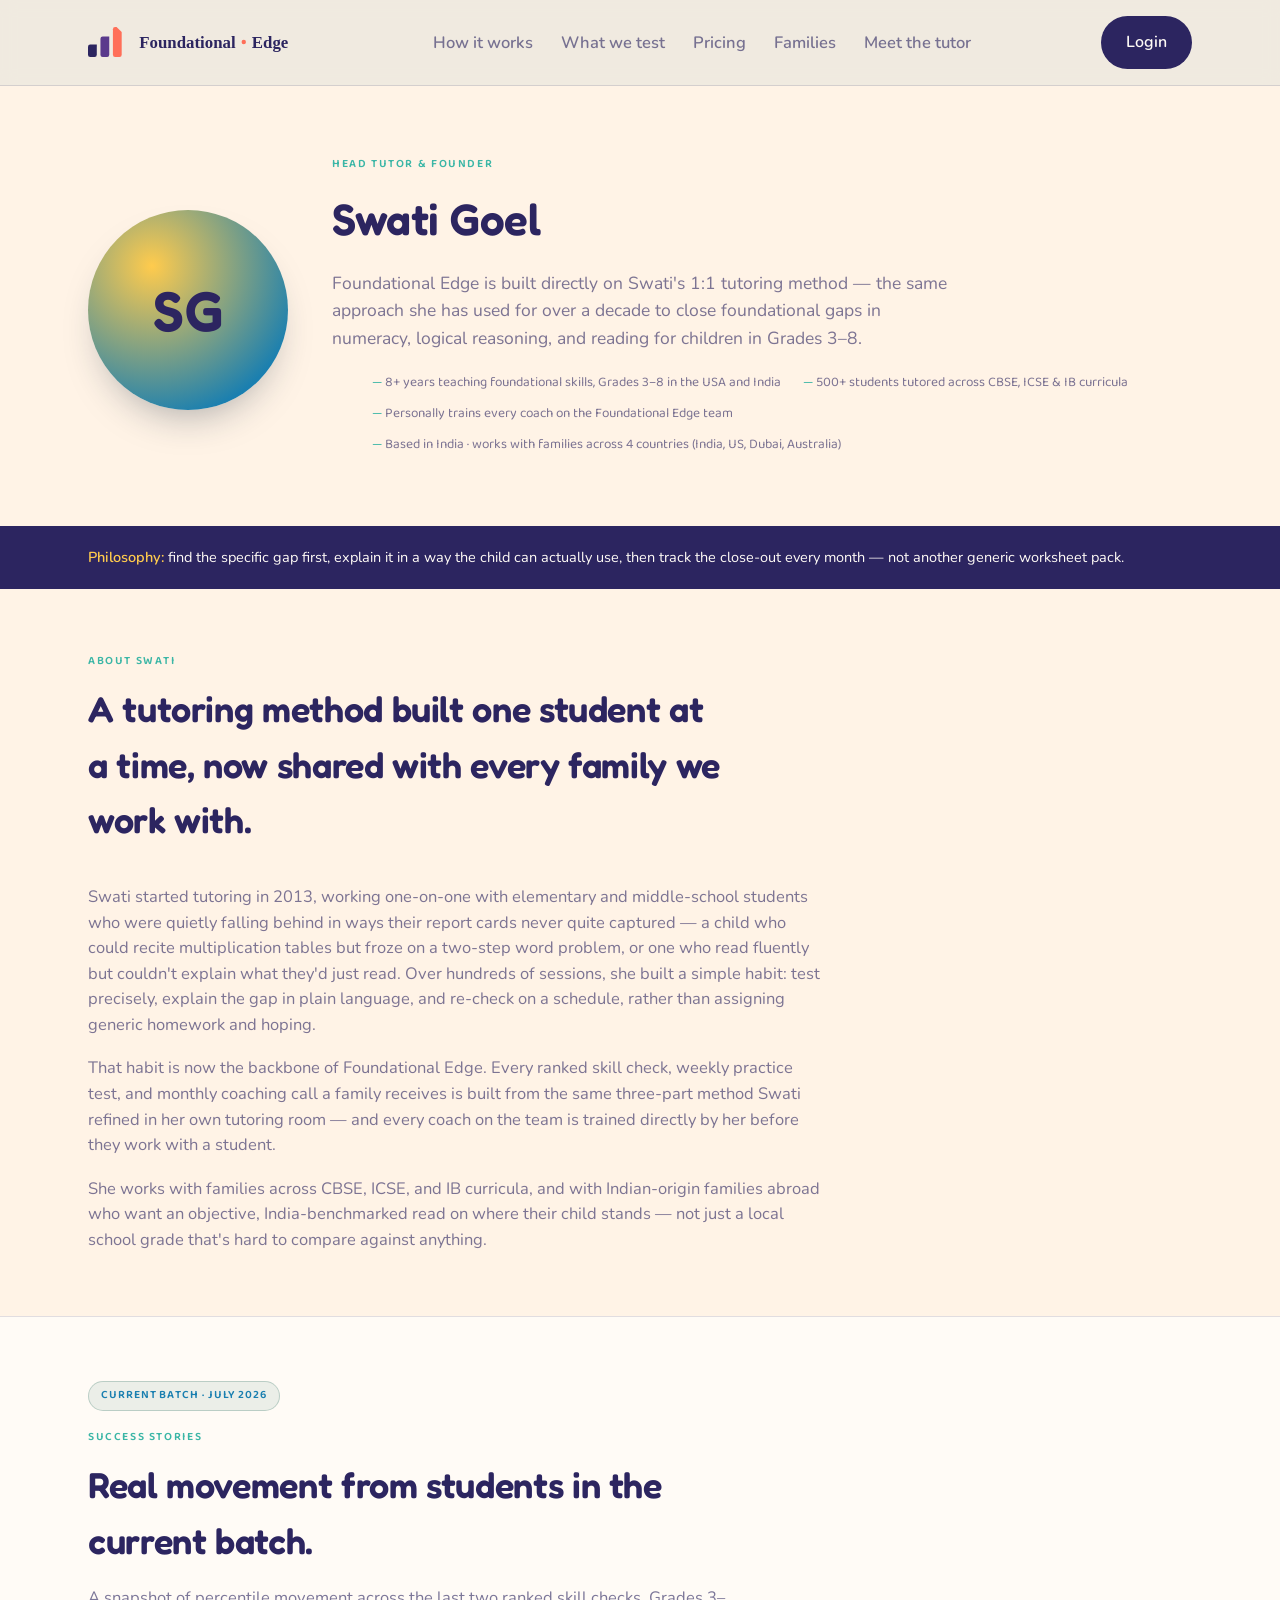
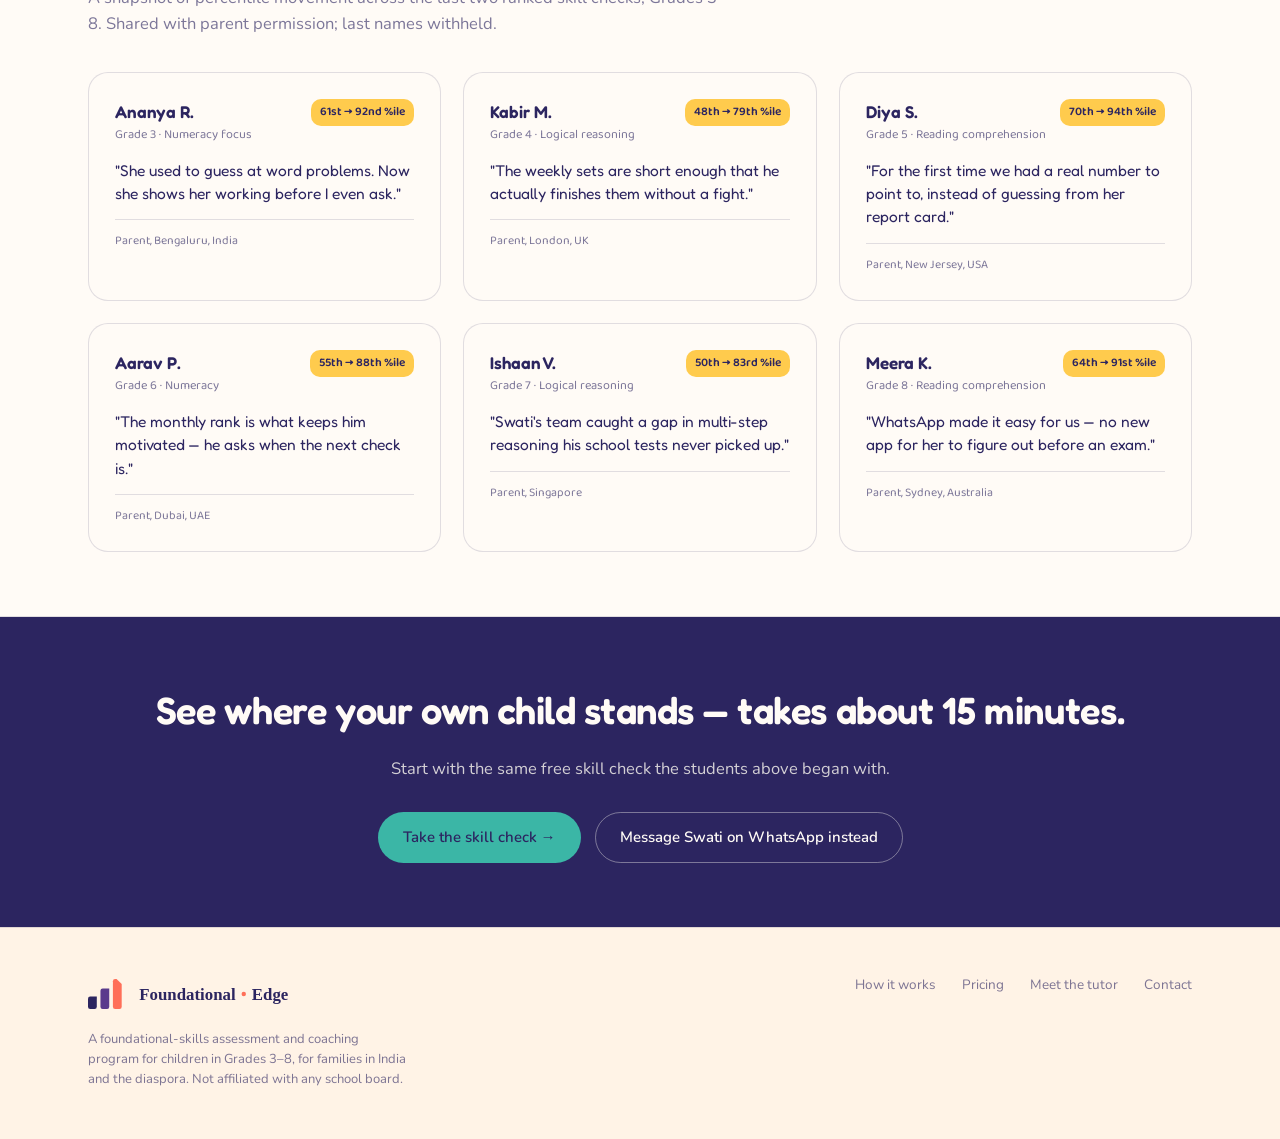
<file: tutor.html>
<!DOCTYPE html>
<html lang="en">
<head>
<meta charset="UTF-8">
<meta name="viewport" content="width=device-width, initial-scale=1.0">
<title>Meet Swati Goel, Head Tutor — Foundational Edge</title>
<meta name="description" content="Meet Swati Goel, Head Tutor and founder of Foundational Edge, and read success stories from the current batch of Grade 3–8 students.">
<link rel="preconnect" href="https://fonts.googleapis.com">
<link rel="preconnect" href="https://fonts.gstatic.com" crossorigin>
<link href="https://fonts.googleapis.com/css2?family=Fredoka:wght@500;600;700&family=Nunito:wght@400;600;700;800&family=Baloo+2:wght@600;700&display=swap" rel="stylesheet">
<link rel="icon" href="images/logo/logo-mark.svg" type="image/svg+xml">
<link rel="stylesheet" href="css/styles.css">
</head>
<body>

<header>
  <nav class="nav" id="nav">
    <a href="index.html#top" class="logo"><img src="images/logo/logo-horizontal.svg" alt="Foundational Edge" height="44"></a>
    <ul class="nav-links">
      <li><a href="index.html#how">How it works</a></li>
      <li><a href="index.html#skills">What we test</a></li>
      <li><a href="index.html#pricing">Pricing</a></li>
      <li><a href="index.html#stories">Families</a></li>
      <li><a href="tutor.html">Meet the tutor</a></li>
      <li class="nav-cta-mobile"><a href="practice-test.html" class="btn btn-primary js-login-link">Login</a></li>
      <li class="nav-cta-mobile js-user-link" hidden><a href="workspace.html" class="btn btn-ghost js-user-name">My workspace</a></li>
      <li class="nav-cta-mobile js-user-link" hidden><button type="button" class="btn btn-primary js-logout-btn">Log out</button></li>
    </ul>
    <div class="nav-cta">
      <a href="practice-test.html" class="btn btn-primary js-login-link">Login</a>
      <a href="workspace.html" class="btn btn-ghost js-user-link js-user-name" hidden>My workspace</a>
      <button type="button" class="btn btn-ghost js-user-link js-logout-btn" hidden>Log out</button>
      <button class="nav-toggle" id="navToggle" aria-label="Toggle menu"><span></span><span></span><span></span></button>
    </div>
  </nav>
</header>

<main id="top">

  <!-- TUTOR HERO -->
  <section class="tutor-hero">
    <div class="wrap tutor-hero-grid">
      <div class="tutor-photo">SG</div>
      <div>
        <span class="eyebrow">Head Tutor &amp; Founder</span>
        <h1>Swati Goel</h1>
        <p class="lede">Foundational Edge is built directly on Swati's 1:1 tutoring method — the same approach she has used for over a decade to close foundational gaps in numeracy, logical reasoning, and reading for children in Grades 3–8.</p>
        <ul class="tutor-credentials">
          <li>8+ years teaching foundational skills, Grades 3–8 in the USA and India</li>
          <li>500+ students tutored across CBSE, ICSE &amp; IB curricula</li>
          <li>Personally trains every coach on the Foundational Edge team</li>
          <li>Based in India · works with families across 4 countries (India, US, Dubai, Australia)</li>
        </ul>
      </div>
    </div>
  </section>

  <div class="strip">
    <div class="wrap">
      <span><strong>Philosophy:</strong> find the specific gap first, explain it in a way the child can actually use, then track the close-out every month — not another generic worksheet pack.</span>
    </div>
  </div>

  <!-- BIO -->
  <section id="bio">
    <div class="wrap">
      <div class="section-head reveal">
        <span class="eyebrow">About Swati</span>
        <h2>A tutoring method built one student at a time, now shared with every family we work with.</h2>
      </div>
      <div class="tutor-bio reveal">
        <p>Swati started tutoring in 2013, working one-on-one with elementary and middle-school students who were quietly falling behind in ways their report cards never quite captured — a child who could recite multiplication tables but froze on a two-step word problem, or one who read fluently but couldn't explain what they'd just read. Over hundreds of sessions, she built a simple habit: test precisely, explain the gap in plain language, and re-check on a schedule, rather than assigning generic homework and hoping.</p>
        <p>That habit is now the backbone of Foundational Edge. Every ranked skill check, weekly practice test, and monthly coaching call a family receives is built from the same three-part method Swati refined in her own tutoring room — and every coach on the team is trained directly by her before they work with a student.</p>
        <p>She works with families across CBSE, ICSE, and IB curricula, and with Indian-origin families abroad who want an objective, India-benchmarked read on where their child stands — not just a local school grade that's hard to compare against anything.</p>
      </div>
    </div>
  </section>

  <!-- SUCCESS STORIES -->
  <section id="stories" class="problem">
    <div class="wrap">
      <div class="section-head reveal">
        <span class="batch-tag">Current batch · July 2026</span>
        <span class="eyebrow">Success stories</span>
        <h2>Real movement from students in the current batch.</h2>
        <p>A snapshot of percentile movement across the last two ranked skill checks, Grades 3–8. Shared with parent permission; last names withheld.</p>
      </div>
      <div class="story-grid reveal">
        <div class="story-card">
          <div class="story-head">
            <div><div class="name">Ananya R.</div><div class="grade">Grade 3 · Numeracy focus</div></div>
            <span class="story-stat">61st → 92nd %ile</span>
          </div>
          <p>"She used to guess at word problems. Now she shows her working before I even ask."</p>
          <div class="story-foot">Parent, Bengaluru, India</div>
        </div>
        <div class="story-card">
          <div class="story-head">
            <div><div class="name">Kabir M.</div><div class="grade">Grade 4 · Logical reasoning</div></div>
            <span class="story-stat">48th → 79th %ile</span>
          </div>
          <p>"The weekly sets are short enough that he actually finishes them without a fight."</p>
          <div class="story-foot">Parent, London, UK</div>
        </div>
        <div class="story-card">
          <div class="story-head">
            <div><div class="name">Diya S.</div><div class="grade">Grade 5 · Reading comprehension</div></div>
            <span class="story-stat">70th → 94th %ile</span>
          </div>
          <p>"For the first time we had a real number to point to, instead of guessing from her report card."</p>
          <div class="story-foot">Parent, New Jersey, USA</div>
        </div>
        <div class="story-card">
          <div class="story-head">
            <div><div class="name">Aarav P.</div><div class="grade">Grade 6 · Numeracy</div></div>
            <span class="story-stat">55th → 88th %ile</span>
          </div>
          <p>"The monthly rank is what keeps him motivated — he asks when the next check is."</p>
          <div class="story-foot">Parent, Dubai, UAE</div>
        </div>
        <div class="story-card">
          <div class="story-head">
            <div><div class="name">Ishaan V.</div><div class="grade">Grade 7 · Logical reasoning</div></div>
            <span class="story-stat">50th → 83rd %ile</span>
          </div>
          <p>"Swati's team caught a gap in multi-step reasoning his school tests never picked up."</p>
          <div class="story-foot">Parent, Singapore</div>
        </div>
        <div class="story-card">
          <div class="story-head">
            <div><div class="name">Meera K.</div><div class="grade">Grade 8 · Reading comprehension</div></div>
            <span class="story-stat">64th → 91st %ile</span>
          </div>
          <p>"WhatsApp made it easy for us — no new app for her to figure out before an exam."</p>
          <div class="story-foot">Parent, Sydney, Australia</div>
        </div>
      </div>
    </div>
  </section>

  <!-- CTA -->
  <section class="cta" id="assess">
    <div class="wrap reveal">
      <h2>See where your own child stands — takes about 15 minutes.</h2>
      <p>Start with the same free skill check the students above began with.</p>
      <div class="cta-actions">
        <a href="practice-test.html" class="btn btn-primary">Take the skill check →</a>
        <a href="https://wa.me/919810947427?text=Hi%20Swati%2C%20I%27d%20like%20to%20start%20the%20free%20Foundational%20Edge%20skill%20check" class="btn btn-ghost">Message Swati on WhatsApp instead</a>
      </div>
    </div>
  </section>

</main>

<footer>
  <div class="wrap foot-grid">
    <div>
      <a href="index.html#top" class="logo"><img src="images/logo/logo-horizontal.svg" alt="Foundational Edge" height="44"></a>
      <p class="foot-note">A foundational-skills assessment and coaching program for children in Grades 3–8, for families in India and the diaspora. Not affiliated with any school board.</p>
    </div>
    <ul class="foot-links">
      <li><a href="index.html#how">How it works</a></li>
      <li><a href="index.html#pricing">Pricing</a></li>
      <li><a href="tutor.html">Meet the tutor</a></li>
      <li><a href="mailto:swatig8591@gmail.com">Contact</a></li>
    </ul>
  </div>
</footer>

<script src="js/main.js"></script>

</body>
</html>
</file>
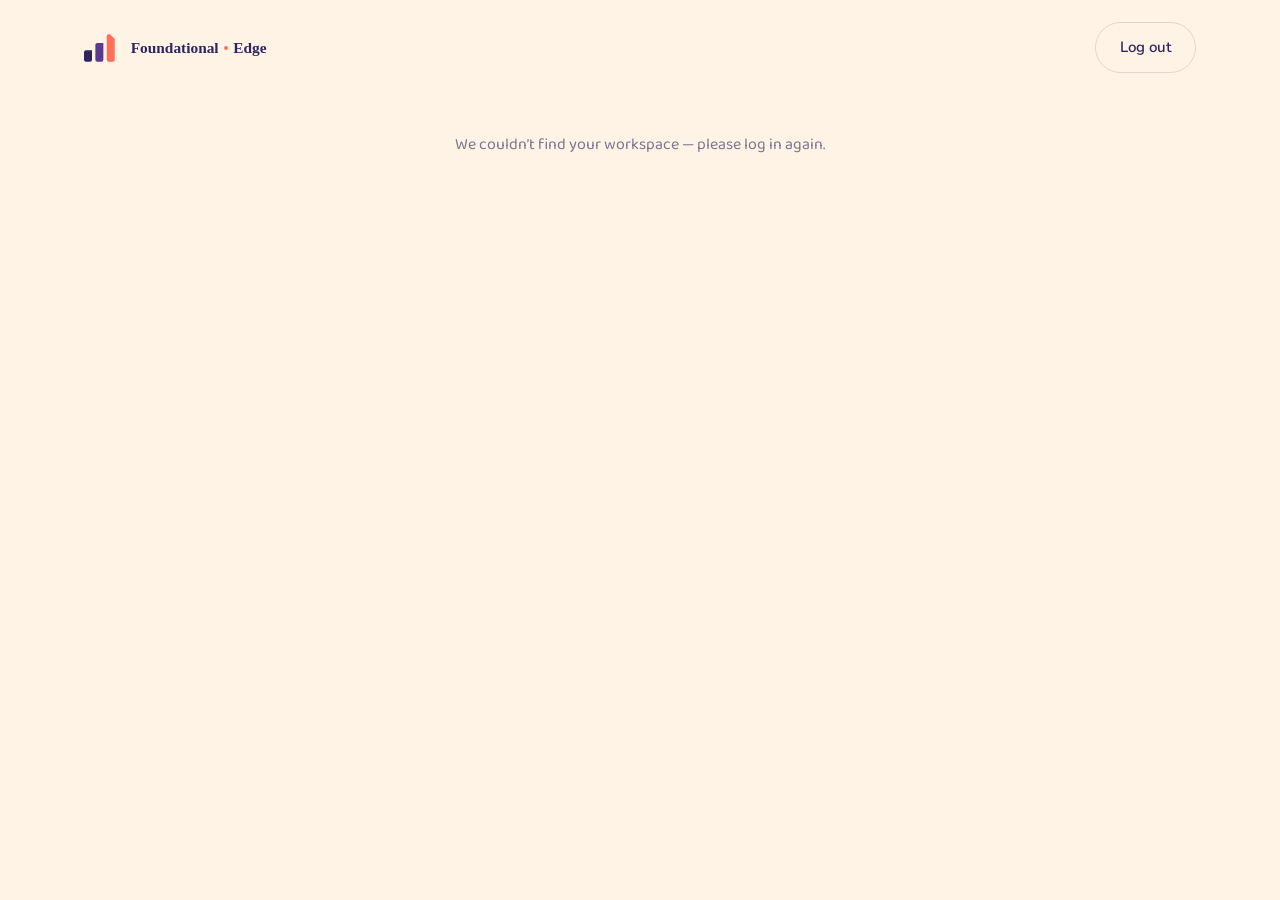
<file: workspace.html>
<!DOCTYPE html>
<html lang="en">
<head>
<meta charset="UTF-8">
<meta name="viewport" content="width=device-width, initial-scale=1.0">
<title>My Workspace — Foundational Edge</title>
<meta name="description" content="Your assigned skill checks, practice tests, and completed work, all in one place.">
<link rel="preconnect" href="https://fonts.googleapis.com">
<link rel="preconnect" href="https://fonts.gstatic.com" crossorigin>
<link href="https://fonts.googleapis.com/css2?family=Fredoka:wght@500;600;700&family=Nunito:wght@400;600;700;800&family=Baloo+2:wght@600;700&display=swap" rel="stylesheet">
<link rel="icon" href="images/logo/logo-mark.svg" type="image/svg+xml">
<link rel="stylesheet" href="css/styles.css">
<style>
  .ws-shell{ background:var(--paper); min-height:100vh; padding-bottom:80px; }
  .ws-header{ max-width:var(--maxw); margin:0 auto; padding:22px 24px 0; display:flex; justify-content:space-between; align-items:center; }
  .ws-header a.logo img{ display:block; }

  .ws-hero{ max-width:var(--maxw); margin:24px auto 12px; padding:0 24px; display:flex; align-items:center; gap:24px; flex-wrap:wrap; }
  .ws-hero img.mascot{ display:block; width:100px; height:auto; flex-shrink:0; }
  .ws-hero h1{ font-family:'Fredoka',sans-serif; font-size:clamp(24px,3vw,32px); margin:0; color:var(--ink); }
  .ws-grade-pill{
    display:inline-block; margin-left:10px; padding:4px 14px; border-radius:999px;
    background:var(--ink); color:var(--paper-lt); font-family:'Baloo 2',sans-serif; font-weight:700; font-size:14px;
    vertical-align:middle;
  }
  .ws-hero p.tagline{ margin:6px 0 0; color:var(--ink-soft); font-size:15px; }
  @media (max-width: 560px){
    .ws-hero{ flex-direction:column; text-align:center; gap:14px; }
    .ws-hero img.mascot{ width:88px; }
  }

  .ws-stats{ max-width:var(--maxw); margin:28px auto 0; padding:0 24px; display:grid; grid-template-columns:repeat(3,1fr); gap:16px; }
  .ws-stat-card{ background:var(--paper-lt); border-radius:16px; padding:18px 20px; box-shadow:0 6px 18px rgba(44,37,96,0.07); text-align:center; }
  .ws-stat-num{ font-family:'Fredoka',sans-serif; font-size:30px; font-weight:700; color:var(--ink); }
  .ws-stat-label{ font-size:13px; color:var(--ink-soft); font-family:'Baloo 2',sans-serif; font-weight:700; text-transform:uppercase; letter-spacing:.03em; margin-top:2px; }

  .ws-section{ max-width:var(--maxw); margin:40px auto 0; padding:0 24px; }
  .ws-section h2{ font-family:'Fredoka',sans-serif; font-size:22px; color:var(--ink); margin:0 0 16px; display:flex; align-items:center; gap:8px; }
  .ws-section .count-badge{ background:var(--brass); color:var(--ink); font-family:'Baloo 2',sans-serif; font-size:13px; font-weight:700; padding:2px 10px; border-radius:999px; }

  .ws-cards{ display:grid; grid-template-columns:repeat(auto-fill, minmax(280px,1fr)); gap:18px; }
  .ws-card{
    background:var(--paper-lt); border-radius:16px; padding:20px; box-shadow:0 6px 18px rgba(44,37,96,0.07);
    display:flex; flex-direction:column; gap:10px; border-top:4px solid var(--line);
    transition:transform .15s ease, box-shadow .15s ease;
  }
  .ws-card:hover{ transform:translateY(-2px); box-shadow:0 10px 24px rgba(44,37,96,0.12); }
  .ws-card.type-free{ border-top-color:var(--brass); }
  .ws-card.type-weekly{ border-top-color:var(--teal); }
  .ws-card.type-monthly{ border-top-color:var(--brass-lt); }

  .ws-card-type{ font-family:'Baloo 2',sans-serif; font-weight:700; font-size:12px; text-transform:uppercase; letter-spacing:.04em; color:var(--ink-soft); }
  .ws-card-title{ font-family:'Fredoka',sans-serif; font-size:18px; color:var(--ink); margin:0; }
  .ws-card-meta{ font-size:13.5px; color:var(--ink-soft); }
  .ws-card-score{ font-family:'Fredoka',sans-serif; font-size:22px; font-weight:700; color:var(--teal); }
  .ws-card-actions{ margin-top:auto; padding-top:6px; }
  .ws-card-btn{
    display:inline-block; width:100%; text-align:center; padding:11px; border-radius:999px;
    font-family:'Baloo 2',sans-serif; font-weight:700; font-size:14.5px; text-decoration:none;
    background:var(--brass); color:var(--ink); transition:background .2s ease;
  }
  .ws-card-btn:hover{ background:var(--brass-lt); }
  .ws-card-btn.secondary{ background:var(--ink); color:var(--paper-lt); }
  .ws-card-btn.secondary:hover{ background:var(--ink-2); }
  .ws-card-btn.done{ background:var(--line-soft); color:var(--ink-soft); cursor:default; }

  .ws-empty{ background:var(--paper-lt); border-radius:16px; padding:32px; text-align:center; color:var(--ink-soft); font-size:15px; }
  .ws-empty img{ display:block; width:96px; margin:0 auto 14px; }

  .ws-loading{ max-width:var(--maxw); margin:60px auto; padding:0 24px; text-align:center; color:var(--ink-soft); font-family:'Baloo 2',sans-serif; }

  @media (max-width: 680px){
    .ws-stats{ grid-template-columns:1fr; }
  }
</style>
</head>
<body>

<div class="ws-shell">

  <div class="ws-header">
    <a href="index.html#top" class="logo"><img src="images/logo/logo-horizontal.svg" alt="Foundational Edge" height="40"></a>
    <a href="index.html#top" class="btn btn-ghost" id="workspaceLogout">Log out</a>
  </div>

  <div id="loadingState" class="ws-loading">Loading your workspace…</div>

  <div id="workspaceContent" style="display:none;">

    <div class="ws-hero">
      <img class="mascot" src="images/kids/boy-celebrating.svg" alt="">
      <div>
        <h1 id="welcomeHeading">Welcome back!<span class="ws-grade-pill" id="gradePill"></span></h1>
        <p class="tagline">Here's everything ready for you, and everything you've already crushed.</p>
      </div>
    </div>

    <div class="ws-stats">
      <div class="ws-stat-card">
        <div class="ws-stat-num" id="statAssigned">0</div>
        <div class="ws-stat-label">Ready for you</div>
      </div>
      <div class="ws-stat-card">
        <div class="ws-stat-num" id="statCompleted">0</div>
        <div class="ws-stat-label">Completed</div>
      </div>
      <div class="ws-stat-card">
        <div class="ws-stat-num" id="statAvgScore">—</div>
        <div class="ws-stat-label">Average score</div>
      </div>
    </div>

    <div class="ws-section">
      <h2>📋 Ready for you <span class="count-badge" id="assignedCount">0</span></h2>
      <div class="ws-cards" id="assignedCards"></div>
      <div class="ws-empty" id="assignedEmpty" style="display:none;">
        <img src="images/kids/girl-reading.svg" alt="">
        <div>You're all caught up! Nothing new assigned right now — check back soon.</div>
      </div>
    </div>

    <div class="ws-section">
      <h2>✅ Completed <span class="count-badge" id="completedCount">0</span></h2>
      <div class="ws-cards" id="completedCards"></div>
      <div class="ws-empty" id="completedEmpty" style="display:none;">
        <img src="images/kids/girl-thumbsup.svg" alt="">
        <div>Nothing completed yet — your first sheet is waiting above!</div>
      </div>
    </div>

  </div>

  <div id="errorState" style="display:none;" class="ws-loading"></div>

</div>

<script>
  var SUPABASE_URL = 'https://wwmbpgtddsyettfdakbe.supabase.co';
  var SUPABASE_ANON_KEY = 'eyJhbGciOiJIUzI1NiIsInR5cCI6IkpXVCJ9.eyJpc3MiOiJzdXBhYmFzZSIsInJlZiI6Ind3bWJwZ3RkZHN5ZXR0ZmRha2JlIiwicm9sZSI6ImFub24iLCJpYXQiOjE3ODM3NjA4MDksImV4cCI6MjA5OTMzNjgwOX0.owfmZtMW83G3HGW69ofbSbisRBMHgK7AX7QpSl-xRO8';
  var RPC_GET_PROFILE = SUPABASE_URL + '/rest/v1/rpc/get_student_profile';
  var RPC_GET_WORKSPACE = SUPABASE_URL + '/rest/v1/rpc/get_workspace_quizzes';

  function supabaseRpc(url, body){
    return fetch(url, {
      method: 'POST',
      headers: {
        'Content-Type': 'application/json',
        'apikey': SUPABASE_ANON_KEY,
        'Authorization': 'Bearer ' + SUPABASE_ANON_KEY
      },
      body: JSON.stringify(body)
    }).then(function(res){
      if(!res.ok) throw new Error('Request failed: ' + res.status);
      return res.json();
    });
  }

  var TYPE_LABELS = {
    'Free-Skill-Test': 'Free Skill Check',
    'Weekly-Practice': 'Weekly Practice',
    'Monthly-Competition': 'Monthly Competition'
  };
  var TYPE_CLASSES = {
    'Free-Skill-Test': 'type-free',
    'Weekly-Practice': 'type-weekly',
    'Monthly-Competition': 'type-monthly'
  };

  var params = new URLSearchParams(window.location.search);
  var regId = params.get('regId');
  var storedStudent = null;
  try { storedStudent = JSON.parse(localStorage.getItem('fe_student') || 'null'); } catch(e) { storedStudent = null; }
  if(!regId && storedStudent && storedStudent.regId){
    // No regId in the URL (e.g. a bookmarked/plain workspace.html link, or
    // arriving via the nav's "My workspace" link on some browsers that trim
    // the query string) — fall back to whatever was stored at login.
    regId = storedStudent.regId;
  }

  document.getElementById('workspaceLogout').addEventListener('click', function(){
    try { localStorage.removeItem('fe_student'); } catch(e) { /* ignore */ }
  });

  // If this exact workspace page is restored from the back/forward cache
  // (e.g. hitting the browser's back button right after logging out) it
  // would otherwise still show this student's cached scores/assignments
  // frozen in the DOM. Force a real reload so it re-checks localStorage and
  // re-fetches from scratch, rather than trusting the cached snapshot.
  window.addEventListener('pageshow', function(event){
    if(event.persisted) window.location.reload();
  });

  function showError(msg){
    document.getElementById('loadingState').style.display = 'none';
    var el = document.getElementById('errorState');
    el.style.display = '';
    el.textContent = msg;
  }

  function buildQuizLink(grade, quizId){
    return 'skill-check.html?grade=' + encodeURIComponent(grade) + '&regId=' + encodeURIComponent(regId) + '&quizId=' + encodeURIComponent(quizId);
  }

  function makeCard(quiz, grade){
    var card = document.createElement('div');
    var typeClass = TYPE_CLASSES[quiz.quiz_type] || 'type-free';
    card.className = 'ws-card ' + typeClass;

    var typeEl = document.createElement('div');
    typeEl.className = 'ws-card-type';
    typeEl.textContent = TYPE_LABELS[quiz.quiz_type] || quiz.quiz_type;
    card.appendChild(typeEl);

    var titleEl = document.createElement('h3');
    titleEl.className = 'ws-card-title';
    titleEl.textContent = quiz.title;
    card.appendChild(titleEl);

    var started = quiz.attempts_used > 0;
    var maxedOut = quiz.attempts_used >= quiz.max_attempts;

    if(started){
      var scoreEl = document.createElement('div');
      scoreEl.className = 'ws-card-score';
      var pct = quiz.latest_total ? Math.round((quiz.latest_score / quiz.latest_total) * 100) : null;
      scoreEl.textContent = quiz.latest_score + ' / ' + quiz.latest_total + (pct !== null ? ' · ' + pct + '%' : '');
      card.appendChild(scoreEl);

      var metaEl = document.createElement('div');
      metaEl.className = 'ws-card-meta';
      metaEl.textContent = quiz.attempts_used + ' of ' + quiz.max_attempts + ' attempts used';
      card.appendChild(metaEl);
    } else {
      var metaEl2 = document.createElement('div');
      metaEl2.className = 'ws-card-meta';
      metaEl2.textContent = 'Not started yet';
      card.appendChild(metaEl2);
    }

    var actions = document.createElement('div');
    actions.className = 'ws-card-actions';
    var link = document.createElement('a');
    link.href = buildQuizLink(grade, quiz.quiz_id);
    if(!started){
      link.className = 'ws-card-btn';
      link.textContent = 'Start →';
    } else if(!maxedOut){
      link.className = 'ws-card-btn secondary';
      link.textContent = 'Try again →';
    } else {
      link.className = 'ws-card-btn secondary';
      link.textContent = 'Review →';
    }
    actions.appendChild(link);
    card.appendChild(actions);

    return card;
  }

  function render(profile, quizzes){
    document.getElementById('loadingState').style.display = 'none';
    document.getElementById('workspaceContent').style.display = '';
    document.getElementById('welcomeHeading').childNodes[0].textContent = 'Welcome back, ' + profile.child_name + '! ';
    document.getElementById('gradePill').textContent = 'Grade ' + profile.grade;

    var assigned = quizzes.filter(function(q){ return q.attempts_used === 0; });
    var completed = quizzes.filter(function(q){ return q.attempts_used > 0; });

    document.getElementById('statAssigned').textContent = assigned.length;
    document.getElementById('statCompleted').textContent = completed.length;
    document.getElementById('assignedCount').textContent = assigned.length;
    document.getElementById('completedCount').textContent = completed.length;

    if(completed.length > 0){
      var totalPct = 0, counted = 0;
      completed.forEach(function(q){
        if(q.latest_total){ totalPct += (q.latest_score / q.latest_total) * 100; counted++; }
      });
      document.getElementById('statAvgScore').textContent = counted ? Math.round(totalPct / counted) + '%' : '—';
    }

    var assignedCardsEl = document.getElementById('assignedCards');
    var completedCardsEl = document.getElementById('completedCards');

    if(assigned.length === 0){
      document.getElementById('assignedEmpty').style.display = '';
    } else {
      assigned.forEach(function(q){ assignedCardsEl.appendChild(makeCard(q, profile.grade)); });
    }

    if(completed.length === 0){
      document.getElementById('completedEmpty').style.display = '';
    } else {
      completed.forEach(function(q){ completedCardsEl.appendChild(makeCard(q, profile.grade)); });
    }
  }

  if(!regId){
    showError('We couldn\u2019t find your workspace — please log in again.');
  } else {
    Promise.all([
      supabaseRpc(RPC_GET_PROFILE, { p_reg_id: regId }),
      supabaseRpc(RPC_GET_WORKSPACE, { p_reg_id: regId })
    ]).then(function(results){
      var profile = results[0] && results[0][0];
      var quizzes = results[1] || [];
      if(!profile){
        try { localStorage.removeItem('fe_student'); } catch(e) { /* ignore */ }
        showError('We couldn\u2019t find that registration. Please log in again.');
        return;
      }
      try {
        // Refresh localStorage with the authoritative name/regId — this is
        // what corrects the best-guess name practice-test.html may have
        // stored for a returning-student lookup, and covers the case where
        // this page was opened directly with just a regId in the URL.
        localStorage.setItem('fe_student', JSON.stringify({ regId: regId, childName: profile.child_name }));
      } catch(e) { /* ignore — localStorage may be unavailable (private mode, etc.) */ }
      render(profile, quizzes);
    }).catch(function(err){
      console.error(err);
      showError('Something went wrong loading your workspace. Please try again in a moment.');
    });
  }
</script>

</body>
</html>
</file>
<file: css/styles.css>
:root{
    --ink:        #2C2560;   /* deep warm plum-indigo — still readable/premium, much warmer than navy */
    --ink-2:      #3E2F82;   /* secondary warm indigo */
    --paper:      #FFF3E6;   /* warm peachy cream background */
    --paper-lt:   #FFFBF6;   /* near-white warm card paper */
    --brass:      #3BB6A6;   /* soothing soft teal — primary accent / CTAs (was sky blue, before that coral) */
    --brass-lt:   #FFCB4D;   /* sunny yellow highlight (was pale gold) */
    --teal:       #1A7FB0;   /* deeper blue-green achievement color — kept distinct from --brass now that brass is also a teal */
    --line:       rgba(44,37,96,0.14);
    --line-soft:  rgba(44,37,96,0.08);
    --ink-soft:   rgba(44,37,96,0.62);
    --radius:     14px;
    --maxw:       1160px;
  }
  *{box-sizing:border-box;}
  html{scroll-behavior:smooth;}
  body{
    margin:0;
    background:var(--paper);
    color:var(--ink);
    font-family:'Nunito', system-ui, sans-serif;
    font-size:16px;
    line-height:1.55;
    -webkit-font-smoothing:antialiased;
  }
  h1,h2,h3{
    font-family:'Fredoka', sans-serif;
    font-weight:600;
    margin:0;
    letter-spacing:-0.01em;
  }
  .mono{ font-family:'Baloo 2', sans-serif; }
  a{ color:inherit; }
  img{ max-width:100%; display:block; }
  .wrap{ max-width:var(--maxw); margin:0 auto; padding:0 28px; }
  .eyebrow{
    font-family:'Baloo 2', sans-serif;
    font-size:11.5px;
    letter-spacing:0.14em;
    text-transform:uppercase;
    color:var(--brass);
    font-weight:600;
  }
  .btn{
    display:inline-flex;
    align-items:center;
    gap:8px;
    padding:13px 24px;
    border-radius:999px;
    font-family:'Nunito', sans-serif;
    font-weight:600;
    font-size:15px;
    text-decoration:none;
    white-space:nowrap;
    border:1.5px solid transparent;
    cursor:pointer;
    transition:transform .15s ease, box-shadow .15s ease, background .15s ease;
  }

  /* The [hidden] attribute is normally handled by the browser's own default
     stylesheet, but that's a UA-origin rule — any author rule of any
     specificity (like .btn{ display:inline-flex }) wins over it regardless.
     Restated here explicitly so toggling .hidden via JS (e.g. the logged-in
     nav state) actually hides elements that also carry a .btn-family class. */
  [hidden]{ display:none !important; }
  .btn:focus-visible{ outline:2.5px solid var(--brass); outline-offset:2px; }
  .btn-primary{ background:var(--ink); color:var(--paper-lt); }
  .btn-primary:hover{ background:var(--ink-2); transform:translateY(-1px); box-shadow:0 6px 16px rgba(22,40,61,0.22); }
  .btn-ghost{ background:transparent; color:var(--ink); border-color:var(--line); }
  .btn-ghost:hover{ border-color:var(--ink); }
  .btn-gold{ background:var(--brass); color:var(--ink); }
  .btn-gold:hover{ background:var(--brass-lt); transform:translateY(-1px); }

  /* ---------- header ---------- */
  header{
    position:sticky; top:0; z-index:50;
    background:rgba(239,234,224,0.92);
    backdrop-filter:blur(8px);
    border-bottom:1px solid var(--line);
  }
  .nav{
    display:flex; align-items:center; justify-content:space-between;
    padding:16px 28px;
    max-width:var(--maxw); margin:0 auto;
  }
  .logo{
    display:flex; align-items:center; flex-shrink:0;
    text-decoration:none;
  }
  .logo img{ display:block; }
  .nav-links{ display:flex; gap:28px; list-style:none; margin:0; padding:0; flex-wrap:nowrap; }
  .nav-links li{ flex-shrink:0; }
  .nav-links a{
    text-decoration:none; font-size:16.5px; font-weight:600; color:var(--ink-soft);
    transition:color .15s ease; white-space:nowrap;
  }
  .nav-links a:hover{ color:var(--ink); }
  .nav-cta{ display:flex; align-items:center; gap:16px; flex-shrink:0; }
  /* Nav-specific bump, scoped here rather than on the shared .btn class (used all over the
     rest of the site for hero/pricing/CTA buttons, which shouldn't also grow). */
  .nav-cta .btn, .nav-cta-mobile .btn{ font-size:16px; }
  .nav-toggle{ display:none; background:none; border:none; cursor:pointer; padding:6px; }
  .nav-cta-mobile{ display:none; }
  .nav-toggle span{ display:block; width:22px; height:2px; background:var(--ink); margin:5px 0; }

  /* ---------- hero ---------- */
  .hero{ padding:64px 0 48px; }
  .hero-grid{
    display:grid; grid-template-columns:1.05fr 0.95fr; gap:56px; align-items:center;
  }
  .hero h1{
    font-size:clamp(34px, 4.4vw, 52px);
    line-height:1.08;
    margin:16px 0 22px;
  }
  .hero h1 em{ font-style:normal; color:var(--brass); }
  .band-note em{ font-style:normal; color:var(--brass); font-weight:700; }
  .hero p.lede{
    font-size:18px; color:var(--ink-soft); max-width:46ch; margin-bottom:30px;
  }
  .hero-actions{ display:flex; gap:14px; flex-wrap:wrap; align-items:center; }
  .hero-note{
    margin-top:18px; font-size:13px; color:var(--ink-soft); font-family:'Baloo 2', sans-serif;
  }

  /* ---------- rank card signature element ---------- */
  /* padding-bottom must be >= the hero-kid image height + a little breathing room, or the
     rankcard (which sits on top, z-index:1) visually crops the top of the kid illustration
     underneath it (z-index:0) -- this happened before when the image was 130px tall but only
     70px of clearance was reserved. Kept as an explicit calc from the image's own height below
     instead of two numbers that can silently drift out of sync again. */
  .hero-visual{ position:relative; padding-bottom:200px; }
  .hero-kid{
    position:absolute; bottom:0; left:-10px; z-index:0;
    width:190px; height:190px;
    filter:drop-shadow(0 14px 22px rgba(44,37,96,0.18));
  }
  .rankcard-scroll{ position:relative; z-index:1; }
  @media (max-width:1080px){
    .hero-kid{ display:none; } /* avoid overlapping the stacked layout on narrow screens */
  }
  .rankcard{
    background:var(--paper-lt);
    border:1px solid var(--line);
    border-radius:20px;
    padding:26px 26px 22px;
    position:relative;
    box-shadow:0 24px 48px -20px rgba(22,40,61,0.35);
    transform:rotate(1.2deg);
  }
  .rankcard-scroll{
    display:flex; gap:16px; overflow-x:auto; scroll-snap-type:x mandatory;
    -webkit-overflow-scrolling:touch; scrollbar-width:none; padding-bottom:4px;
  }
  .rankcard-scroll::-webkit-scrollbar{ display:none; }
  .rankcard-scroll .rankcard{ flex:0 0 100%; scroll-snap-align:start; }
  .rankcard::before{
    content:"";
    position:absolute; inset:8px;
    border:1px dashed var(--line);
    border-radius:10px;
    pointer-events:none;
  }
  .rankcard-head{
    display:flex; justify-content:space-between; align-items:flex-start;
    border-bottom:1px solid var(--line); padding-bottom:14px; margin-bottom:16px;
  }
  .rankcard-head .eyebrow{ display:block; margin-bottom:4px; }
  .rankcard-name{ font-family:'Fredoka', sans-serif; font-size:20px; font-weight:600; }
  .rankcard-tier{
    font-family:'Baloo 2', sans-serif; font-size:11px; color:var(--teal); font-weight:600;
    letter-spacing:.03em; margin-top:4px;
  }
  .seal{
    width:72px; height:72px; border-radius:50%;
    background:radial-gradient(circle at 32% 28%, var(--brass-lt), var(--brass) 70%);
    color:var(--ink); display:flex; align-items:center; justify-content:center;
    text-align:center; font-family:'Baloo 2', sans-serif; font-size:10.5px; font-weight:600;
    line-height:1.2; transform:rotate(4deg);
    border:3px double rgba(22,40,61,0.35);
    box-shadow:0 4px 10px rgba(184,137,43,0.45), inset 0 1px 2px rgba(255,255,255,0.5), inset 0 -2px 3px rgba(22,40,61,0.15);
  }
  .rankcard-stat{ display:flex; align-items:baseline; gap:10px; margin-bottom:18px; }
  .rankcard-stat .num{ font-family:'Baloo 2', sans-serif; font-size:42px; font-weight:600; color:var(--teal); }
  .rankcard-stat .lbl{ font-size:13.5px; color:var(--ink-soft); max-width:22ch; }
  .rankcard-rows{ display:flex; flex-direction:column; gap:10px; }
  .rankcard-row{ display:grid; grid-template-columns:1fr 90px; align-items:center; gap:10px; }
  .rankcard-row .name{ font-size:13.5px; }
  .bar{ height:6px; background:var(--line-soft); border-radius:3px; overflow:hidden; }
  .bar > span{ display:block; height:100%; background:var(--teal); border-radius:3px; }
  .rankcard-foot{
    margin-top:18px; padding-top:14px; border-top:1px solid var(--line);
    font-family:'Baloo 2', sans-serif; font-size:11px; color:var(--ink-soft);
    display:flex; justify-content:space-between;
  }

  /* ---------- audience strip ---------- */
  .strip{ background:var(--ink); color:var(--paper-lt); padding:20px 0; }
  .strip .wrap{ display:flex; gap:14px; align-items:center; flex-wrap:wrap; font-size:14.5px; }
  .strip strong{ color:var(--brass-lt); font-weight:600; }

  /* ---------- exam badges strip: "built for the tests your child is actually taking" ---------- */
  .exam-strip{
    background:linear-gradient(135deg, var(--paper) 0%, #FBE9C9 100%);
    border-top:1px solid var(--line); border-bottom:1px solid var(--line);
    padding:26px 0;
  }
  .exam-strip .exam-label{
    font-family:'Baloo 2', sans-serif; font-weight:700; font-size:14px; color:var(--ink);
    text-align:center; margin-bottom:16px;
  }
  .exam-badges{
    display:flex; flex-wrap:wrap; justify-content:center; gap:12px; margin-bottom:14px;
  }
  .exam-badge{
    display:inline-flex; align-items:center; gap:7px;
    background:var(--paper-lt); border:1.5px solid var(--brass-lt); border-radius:999px;
    padding:9px 18px; font-family:'Baloo 2', sans-serif; font-weight:700; font-size:14.5px; color:var(--ink);
    box-shadow:0 3px 10px rgba(44,37,96,0.08);
    transition:transform .15s ease, box-shadow .15s ease, border-color .15s ease;
  }
  .exam-badge:hover{ transform:translateY(-2px); box-shadow:0 6px 16px rgba(44,37,96,0.15); border-color:var(--brass); }
  .exam-badge .medal{ font-size:15px; line-height:1; }
  @media (max-width:640px){
    .exam-badge{ font-size:13px; padding:8px 14px; }
  }

  /* ---------- section shell ---------- */
  section{ padding:64px 0; }
  .section-head{ max-width:640px; margin-bottom:36px; }
  .section-head .eyebrow{ margin-bottom:10px; display:block; }
  .section-head h2{ font-size:clamp(26px,3vw,36px); margin-bottom:14px; }
  .section-head p{ color:var(--ink-soft); font-size:16.5px; }
  /* Section-head paired with a small illustration alongside it -- plain flexbox with natural
     image sizing (no absolute positioning, no manual clearance math), same safe pattern as the
     CTA section's flanking illustrations. Hidden below 700px to avoid crowding the heading text
     on narrow screens, matching how hero-kid/cta-kid are already handled. */
  .section-head-flanked{ display:flex; align-items:center; justify-content:space-between; gap:32px; margin-bottom:36px; flex-wrap:wrap; }
  .section-head-flanked .section-head{ margin-bottom:0; flex:1 1 420px; }
  .section-kid{ flex:0 0 auto; filter:drop-shadow(0 10px 18px rgba(44,37,96,0.14)); }
  @media (max-width:700px){
    .section-kid{ display:none; }
  }

  /* ---------- the anxiety / problem ---------- */
  .problem{ background:var(--paper-lt); border-top:1px solid var(--line); border-bottom:1px solid var(--line); }
  .problem-quote{
    font-family:'Fredoka', sans-serif; font-size:clamp(22px,2.6vw,30px);
    line-height:1.4; max-width:820px; color:var(--ink);
  }
  .problem-quote span{ color:var(--brass); }
  .problem-sig{ margin-top:22px; font-size:14px; color:var(--ink-soft); font-family:'Baloo 2', sans-serif; }

  /* ---------- quote section: compact, right-aligned ---------- */
  .quote-section{ padding:40px 0; }
  .quote-wrap{ max-width:640px; margin-left:auto; margin-right:28px; text-align:right; }
  .quote-wrap .problem-quote{ margin-left:auto; }
  @media (max-width:720px){
    .quote-section{ display:none; }
  }

  /* ---------- how it works — genuine sequence, ledger rows ---------- */
  .ledger{ border-top:1px solid var(--ink); }
  .ledger-row{
    display:grid; grid-template-columns:70px 1fr 1.15fr; gap:28px;
    padding:24px 0; border-bottom:1px solid var(--line);
    align-items:start;
  }
  .ledger-row .idx{ font-family:'Baloo 2', sans-serif; font-size:13px; color:var(--brass); font-weight:600; padding-top:4px; }
  .ledger-row h3{ font-size:21px; margin-bottom:6px; }
  .ledger-row .stage-tag{ font-family:'Baloo 2', sans-serif; font-size:11px; text-transform:uppercase; letter-spacing:.08em; color:var(--ink-soft); margin-bottom:8px; display:block;}
  .ledger-row p{ color:var(--ink-soft); font-size:15px; margin:0; }

  /* ---------- what we test (skills) ---------- */
  .skills-grid{
    display:grid; grid-template-columns:repeat(auto-fit, minmax(230px, 1fr)); gap:20px; margin-bottom:28px;
  }
  .skill-card{
    background:var(--paper-lt); border:1px solid var(--line); border-radius:20px; padding:26px 24px;
    transition:transform .15s ease, box-shadow .15s ease;
  }
  .skill-card:hover{ transform:translateY(-3px); box-shadow:0 10px 24px rgba(44,37,96,0.10); }
  .skill-card .mark{ color:var(--brass); font-size:16px; display:block; margin-bottom:10px; }
  .skill-card .skill-icon{ font-size:30px; display:block; margin-bottom:12px; line-height:1; }
  .skill-card h3{ font-size:17px; margin-bottom:8px; }
  .skill-card p{ color:var(--ink-soft); font-size:14px; margin:0; line-height:1.55; }
  .skills-note{
    font-family:'Baloo 2', sans-serif; font-size:12px; color:var(--ink-soft);
    border-top:1px solid var(--line); padding-top:16px; max-width:70ch;
  }

  /* ---------- grade band toggle (K-5 reasoning vs 6-8 subject domains) ---------- */
  .grade-toggle{
    display:inline-flex; border:1px solid var(--line); border-radius:999px; padding:4px; margin-bottom:22px;
    background:var(--paper-lt); flex-wrap:nowrap;
  }
  .grade-tab{
    border:none; background:none; padding:10px 22px; border-radius:999px; font-family:'Baloo 2', sans-serif; font-weight:700;
    font-size:15px; cursor:pointer; color:var(--ink-soft); white-space:nowrap; transition:background .2s ease, color .2s ease;
  }
  .grade-tab.active{ background:var(--ink); color:var(--paper-lt); }
  .grade-tab:hover:not(.active){ color:var(--ink); }
  .band-note{
    font-size:14.5px; color:var(--ink-soft); max-width:70ch; margin:0 0 24px;
    padding:10px 16px; background:var(--paper); border-radius:12px; border-left:3px solid var(--brass);
  }
  .band-note strong{ color:var(--brass); font-weight:800; }

  /* ---------- subject-domain cards (grades 6-8) ---------- */
  .domain-grid{
    display:grid; grid-template-columns:repeat(auto-fit, minmax(280px, 1fr)); gap:20px;
  }
  .domain-card{
    background:var(--paper-lt); border:1px solid var(--line); border-radius:20px; padding:28px 26px;
    transition:transform .15s ease, box-shadow .15s ease;
  }
  .domain-card:hover{ transform:translateY(-3px); box-shadow:0 10px 24px rgba(44,37,96,0.10); }
  .domain-card .skill-icon{ font-size:32px; display:block; margin-bottom:12px; line-height:1; }
  .domain-card h3{ font-family:'Fredoka', sans-serif; font-size:19px; margin-bottom:8px; color:var(--ink); }
  .domain-card p{ color:var(--ink-soft); font-size:14.5px; margin:0 0 16px; line-height:1.55; }
  .domain-chips{ display:flex; flex-wrap:wrap; gap:8px; }
  .chip{
    display:inline-block; background:var(--paper); border:1px solid var(--line); border-radius:999px;
    padding:6px 14px; font-family:'Baloo 2', sans-serif; font-size:12.5px; font-weight:700; color:var(--ink);
    white-space:nowrap;
  }

  /* ---------- region toggle (shared: hero + pricing) ---------- */
  .region-toggle{
    display:inline-flex; border:1px solid var(--line); border-radius:999px; padding:4px; margin-bottom:36px; background:var(--paper-lt);
  }
  .region-toggle.region-toggle-inline{ margin-bottom:0; margin-top:22px; }
  .region-tab{
    border:none; background:none; padding:9px 20px; border-radius:999px; font-family:'Nunito'; font-weight:600;
    font-size:14px; cursor:pointer; color:var(--ink-soft); white-space:nowrap;
  }
  .region-toggle{ flex-wrap:nowrap; }
  .region-tab.active{ background:var(--ink); color:var(--paper-lt); }

  /* ---------- region-aware visibility ---------- */
  body[data-region="intl"] [data-region-only="india"]{ display:none !important; }
  body[data-region="india"] [data-region-only="intl"]{ display:none !important; }

  /* ---------- pricing ---------- */
  .price-grid{ display:grid; grid-template-columns:repeat(3,1fr); gap:22px; }
  .price-card{
    background:var(--paper-lt); border:1px solid var(--line); border-radius:20px; padding:30px 26px;
    display:flex; flex-direction:column;
  }
  .price-card.featured{ border-color:var(--brass); box-shadow:0 18px 40px -22px rgba(184,137,43,0.55); position:relative; }
  .price-card.featured::before{
    content:"Most families choose this"; position:absolute; top:-13px; left:26px;
    background:var(--brass); color:var(--ink); font-family:'Baloo 2', sans-serif; font-size:10.5px; font-weight:600;
    padding:4px 10px; border-radius:999px; letter-spacing:.03em;
  }
  .price-card h3{ font-size:15px; font-family:'Baloo 2', sans-serif; text-transform:uppercase; letter-spacing:.06em; color:var(--ink-soft); font-weight:600;}
  .price-card .amount{ font-family:'Fredoka', sans-serif; font-size:38px; font-weight:600; margin:12px 0 2px; }
  .price-card .per{ font-size:13px; color:var(--ink-soft); margin-bottom:20px; }
  .price-card ul{ list-style:none; margin:0 0 24px; padding:0; display:flex; flex-direction:column; gap:10px; flex:1; }
  .price-card li{ font-size:14px; padding-left:20px; position:relative; color:var(--ink); }
  .price-card li::before{ content:"—"; position:absolute; left:0; color:var(--teal); }

  /* ---------- personal-touch strip ---------- */
  .personal-touch{ font-family:'Fredoka', sans-serif; font-style:italic; }
  .personal-touch strong{ font-family:'Nunito', sans-serif; font-style:normal; }

  /* ---------- testimonials ---------- */
  .testi-grid{ display:grid; grid-template-columns:repeat(3,1fr); gap:24px; }
  .testi-card{
    background:var(--paper-lt); border:1px solid var(--line); border-radius:20px; padding:26px;
    position:relative;
  }
  .testi-card p{ font-family:'Fredoka', sans-serif; font-size:16.5px; line-height:1.5; margin:0 0 18px; color:var(--ink); }
  .testi-foot{ display:flex; justify-content:space-between; align-items:center; border-top:1px solid var(--line); padding-top:12px; }
  .testi-foot .who{ font-size:13px; font-weight:600; }
  .testi-foot .where{ font-size:12px; color:var(--ink-soft); font-family:'Baloo 2', sans-serif; }

  /* ---------- final cta ---------- */
  .cta{ background:var(--ink); color:var(--paper-lt); text-align:center; }
  .cta-flanked{ display:flex; align-items:center; justify-content:center; gap:36px; }
  .cta-copy{ flex:0 1 640px; }
  .cta-kid{ flex:0 0 auto; opacity:0.95; }
  .cta-kid-left{ transform:rotate(-4deg); }
  .cta-kid-right{ transform:rotate(4deg); }
  @media (max-width:820px){
    .cta-kid{ display:none; } /* avoid clutter next to the CTA text on small screens */
  }
  .cta h2{ color:var(--paper-lt); font-size:clamp(26px,3.4vw,38px); margin-bottom:16px; }
  .cta p{ color:rgba(248,245,238,0.82); max-width:52ch; margin:0 auto 30px; font-size:16.5px; }
  .cta-actions{ display:flex; gap:14px; justify-content:center; flex-wrap:wrap; }
  .cta .btn-primary{ background:var(--brass); color:var(--ink); }
  .cta .btn-primary:hover{ background:var(--brass-lt); }
  .cta .btn-ghost{ border-color:rgba(248,245,238,0.4); color:var(--paper-lt); }
  .cta .btn-ghost:hover{ border-color:var(--paper-lt); }

  /* ---------- footer ---------- */
  footer{ padding:44px 0 36px; border-top:1px solid var(--line); }
  .foot-grid{ display:flex; justify-content:space-between; align-items:flex-start; flex-wrap:wrap; gap:24px; }
  .foot-note{ font-size:13px; color:var(--ink-soft); max-width:40ch; }
  .foot-links{ display:flex; gap:26px; list-style:none; padding:0; margin:0; }
  .foot-links a{ text-decoration:none; font-size:13.5px; color:var(--ink-soft); }
  .foot-links a:hover{ color:var(--ink); }

  /* ---------- reveal ---------- */
  .reveal{ opacity:0; transform:translateY(14px); transition:opacity .6s ease, transform .6s ease; }
  .reveal.in{ opacity:1; transform:none; }
  @media (prefers-reduced-motion: reduce){
    .reveal{ opacity:1; transform:none; transition:none; }
    html{ scroll-behavior:auto; }
  }

  /* ---------- responsive ---------- */
  @media (max-width:920px){
    .hero-grid{ grid-template-columns:1fr; }
    .rankcard{ transform:none; }
    .rankcard-scroll{ max-width:420px; }
    .ledger-row{ grid-template-columns:44px 1fr; }
    .ledger-row > div{ grid-column:2; }
    .ledger-row > p{ grid-column:2; }

    /* swipeable card rows instead of full vertical stacks */
    .skills-grid, .price-grid, .testi-grid{
      display:flex; flex-wrap:nowrap; overflow-x:auto; scroll-snap-type:x mandatory;
      gap:14px; margin:0 -28px; padding:6px 28px 10px; background:none; border:none;
      -webkit-overflow-scrolling:touch; scrollbar-width:none;
    }
    .skills-grid::-webkit-scrollbar,
    .price-grid::-webkit-scrollbar, .testi-grid::-webkit-scrollbar{ display:none; }
    .skill-card, .price-card, .testi-card{
      flex:0 0 82%; scroll-snap-align:start;
    }
    .price-card.featured::before{ white-space:nowrap; }
  }
  @media (max-width:1080px){
    .nav-links{ display:none; }
    .nav-cta .btn-ghost, .nav-cta .btn-primary{ display:none; }
    .nav-toggle{ display:block; }
    .nav-cta-mobile{ display:none; }
    .nav.open .nav-links{
      display:flex; position:absolute; top:100%; left:0; right:0; background:var(--paper);
      flex-direction:column; padding:18px 28px; border-bottom:1px solid var(--line); gap:16px;
    }
    .nav.open .nav-cta-mobile{ display:block; }
    .nav-cta-mobile .btn{ width:100%; justify-content:center; }
    .nav-cta-mobile .btn-primary{ color:var(--paper-lt); }
    .nav-cta-mobile .btn-ghost{ color:var(--ink); }
  }
  /* ================= tutor page ================= */
  .tutor-hero{ padding:64px 0 56px; }
  .tutor-hero-grid{ display:grid; grid-template-columns:200px 1fr; gap:44px; align-items:center; }
  .tutor-photo{
    width:200px; height:200px; border-radius:50%;
    background:radial-gradient(circle at 32% 28%, var(--brass-lt), var(--teal) 78%);
    display:flex; align-items:center; justify-content:center;
    font-family:'Fredoka', sans-serif; font-size:56px; font-weight:600; color:var(--ink);
    box-shadow:0 20px 40px -18px rgba(22,40,61,0.4);
    flex-shrink:0;
  }
  .tutor-hero h1{ font-size:clamp(30px,3.8vw,44px); margin:10px 0 14px; }
  .tutor-hero .lede{ font-size:17.5px; color:var(--ink-soft); max-width:56ch; }
  .tutor-credentials{ display:flex; flex-wrap:wrap; gap:10px 22px; margin-top:20px; }
  .tutor-credentials li{
    list-style:none; font-size:13.5px; font-family:'Baloo 2', sans-serif; color:var(--ink-soft);
  }
  .tutor-credentials li::before{ content:"— "; color:var(--brass); }

  .tutor-bio p{ font-size:16.5px; color:var(--ink-soft); max-width:74ch; margin:0 0 18px; }
  .tutor-bio p:last-child{ margin-bottom:0; }

  .batch-tag{
    display:inline-block; font-family:'Baloo 2', sans-serif; font-size:11.5px;
    letter-spacing:.08em; text-transform:uppercase; color:var(--teal); font-weight:600;
    background:rgba(62,124,107,0.1); border:1px solid rgba(62,124,107,0.28);
    padding:5px 12px; border-radius:999px; margin-bottom:18px;
  }
  .story-grid{ display:grid; grid-template-columns:repeat(3,1fr); gap:22px; }
  .story-card{
    background:var(--paper-lt); border:1px solid var(--line); border-radius:20px; padding:26px;
    display:flex; flex-direction:column; gap:14px;
  }
  .story-head{ display:flex; justify-content:space-between; align-items:flex-start; gap:12px; }
  .story-head .name{ font-family:'Fredoka', sans-serif; font-size:17px; font-weight:600; }
  .story-head .grade{ font-size:12.5px; color:var(--ink-soft); font-family:'Baloo 2', sans-serif; }
  .story-stat{
    font-family:'Baloo 2', sans-serif; font-size:12px; font-weight:600; color:var(--ink);
    background:var(--brass-lt); border-radius:10px; padding:4px 9px; white-space:nowrap;
  }
  .story-card p{ font-family:'Fredoka', sans-serif; font-size:15.5px; line-height:1.5; color:var(--ink); margin:0; }
  .story-foot{ font-size:12px; color:var(--ink-soft); font-family:'Baloo 2', sans-serif; border-top:1px solid var(--line); padding-top:12px; }

  @media (max-width:720px){
    .tutor-hero-grid{ grid-template-columns:1fr; text-align:left; }
    .tutor-photo{ width:120px; height:120px; font-size:36px; }
    .story-grid{ grid-template-columns:1fr; }
  }
  @media (max-width:720px){
    section{ padding:40px 0; }
    .section-head{ margin-bottom:24px; }
    .hero{ padding:36px 0 32px; }
    .ledger-row{ padding:18px 0; }
    footer{ padding:32px 0 28px; }
  }

  /* ================= intake / gform-style page ================= */
  .gform-shell{ background:var(--paper); min-height:100vh; padding:48px 0 80px; }
  .gform-wrap{ max-width:700px; margin:0 auto; padding:0 28px; }
  .gform-banner{
    display:flex; justify-content:space-between; align-items:center; gap:12px; flex-wrap:wrap;
    font-family:'Baloo 2', sans-serif; font-size:12px; letter-spacing:.06em; text-transform:uppercase;
    color:var(--ink-soft); padding:0 2px 18px;
  }
  .gform-banner a{ color:var(--ink); text-decoration:underline; }
  .gform-card{
    background:var(--paper-lt); border:1px solid var(--line); border-radius:20px; margin-bottom:16px; overflow:hidden;
  }
  .gform-card.gform-title{ border-top:4px solid var(--brass); }
  .gform-title-inner{ padding:28px 28px 22px; }
  .gform-title-inner h1{ font-size:26px; margin:0 0 10px; }
  .gform-title-inner p{ font-size:14.5px; color:var(--ink-soft); margin:0 0 6px; line-height:1.5; }
  .gform-q{ padding:22px 28px; }
  .gform-q .qtext{ font-size:15px; color:var(--ink); font-weight:600; margin-bottom:14px; }
  .gform-q .qtext .req{ color:#c0392b; margin-left:2px; }
  .gform-option{ display:flex; align-items:center; gap:12px; padding:8px 0; font-size:14px; color:var(--ink); }
  .gform-option input{ width:17px; height:17px; accent-color:var(--teal); }
  .gform-textinput, .gform-textarea{
    width:100%; border:1px solid var(--line); border-radius:10px; padding:10px 12px;
    font-family:'Nunito',sans-serif; font-size:14.5px; background:#fff; color:var(--ink);
  }
  .gform-textarea{ resize:vertical; font-family:inherit; }
  .gform-textinput:focus, .gform-textarea:focus{ outline:none; border-color:var(--teal); box-shadow:0 0 0 3px rgba(62,124,107,0.15); }
  .gform-select{
    font-family:'Nunito',sans-serif; font-size:14.5px; padding:9px 10px; border:1px solid var(--line);
    border-radius:10px; background:#fff; color:var(--ink); width:100%; max-width:320px;
  }
  .gform-actions{ display:flex; justify-content:space-between; align-items:center; gap:16px; padding:6px 4px 24px; flex-wrap:wrap; }
  .gform-submit{
    background:var(--brass); color:var(--ink); border:none; border-radius:var(--radius); padding:13px 26px;
    font-family:'Nunito',sans-serif; font-weight:600; font-size:15px; cursor:pointer;
  }
  .gform-submit:hover{ background:var(--brass-lt); }
  .gform-clear{ font-size:13.5px; color:var(--ink-soft); background:none; border:none; cursor:pointer; text-decoration:underline; }
  .gform-note{ font-size:12.5px; color:var(--ink-soft); text-align:center; margin-top:14px; }
  .gform-thanks{
    display:none; background:var(--paper-lt); border:1px solid var(--line); border-radius:20px; padding:40px 32px; text-align:center;
  }
  .gform-thanks h2{ font-size:23px; margin-bottom:12px; }
  .gform-thanks p{ font-size:14.5px; color:var(--ink-soft); margin:0 0 6px; }

  /* ---------- worksheet-photos-to-whatsapp prompt ---------- */
  .worksheet-note{
    background:var(--paper-lt); border:1px solid var(--line); border-top:4px solid var(--teal);
    border-radius:20px; padding:20px 26px; margin-bottom:24px;
    display:flex; align-items:center; justify-content:space-between; gap:20px; flex-wrap:wrap;
  }
  .worksheet-note p{ margin:0; font-size:15px; color:var(--ink); max-width:56ch; }
  @media (max-width:720px){
    .worksheet-note{ flex-direction:column; align-items:stretch; text-align:left; }
    .worksheet-note .btn{ width:100%; justify-content:center; }
  }

  /* ---------- embedded skill-check form ---------- */
  .embed-status{
    background:var(--paper-lt); border:1px solid var(--line); border-radius:20px;
    padding:32px 26px; text-align:center; font-size:15px; color:var(--ink-soft);
  }
  .embed-status a{ color:var(--ink); text-decoration:underline; }
  .embed-card{
    background:var(--paper-lt); border:1px solid var(--line); border-radius:20px;
    overflow:hidden; box-shadow:0 24px 48px -32px rgba(22,40,61,0.35);
  }
  .embed-card iframe{
    display:block; width:100%; height:1400px; border:none; transition:height .35s ease;
  }
  .embed-fallback{
    font-size:13px; color:var(--ink-soft); text-align:center; margin:18px 0 0;
  }
  .embed-fallback a{ color:var(--ink); text-decoration:underline; }
  @media (max-width:720px){
    .embed-card iframe{ height:1600px; }
  }

  /* ---------- intake page: mode toggle, lookup, registration id ---------- */
  .mode-toggle{
    display:inline-flex; border:1px solid var(--line); border-radius:999px; padding:4px; margin-bottom:20px; background:var(--paper-lt);
  }
  .mode-tab{
    border:none; background:none; padding:9px 20px; border-radius:999px; font-family:'Nunito'; font-weight:600;
    font-size:14px; cursor:pointer; color:var(--ink-soft); white-space:nowrap;
  }
  .mode-tab.active{ background:var(--ink); color:var(--paper-lt); }
  .gform-or{
    text-align:center; font-family:'Baloo 2', sans-serif; font-size:11.5px; letter-spacing:.06em;
    text-transform:uppercase; color:var(--ink-soft); margin:4px 0 16px;
  }
  .gform-error{ font-size:13px; color:#c0392b; text-align:center; margin-top:14px; }
  .regid-box{
    display:inline-block; font-family:'Baloo 2', sans-serif; font-size:17px; font-weight:600;
    letter-spacing:.02em; color:var(--ink); background:var(--brass-lt); border-radius:20px;
    padding:10px 20px; margin:8px 0 6px; max-width:100%; word-break:break-all;
  }

  /* ---------- native quiz (skill-check.html custom questions) ---------- */
  .quiz-progress{
    font-family:'Baloo 2', sans-serif; font-size:12.5px; letter-spacing:.06em; text-transform:uppercase;
    color:var(--ink-soft); margin-bottom:18px;
  }
  .quiz-section-label{
    font-family:'Baloo 2', sans-serif; font-size:11.5px; letter-spacing:.08em; text-transform:uppercase;
    color:var(--brass); margin:34px 0 10px; padding-top:20px; border-top:1px solid var(--line);
  }
  .quiz-section-label:first-of-type{ margin-top:0; padding-top:0; border-top:none; }
  .quiz-q{
    background:var(--paper-lt); border:1px solid var(--line); border-radius:20px;
    padding:22px 24px; margin-bottom:16px;
  }
  .quiz-q-text{ font-size:16px; font-weight:600; margin:0 0 16px; line-height:1.5; }
  .quiz-options{ display:grid; gap:10px; }
  .quiz-option{
    display:flex; align-items:flex-start; gap:12px; padding:12px 14px; border:1px solid var(--line);
    border-radius:20px; cursor:pointer; background:var(--paper); transition:border-color .15s, background .15s;
  }
  .quiz-option:hover{ border-color:var(--ink-soft); }
  .quiz-option input{ margin-top:3px; accent-color:var(--ink); flex-shrink:0; }
  .quiz-option span{ font-size:14.5px; line-height:1.45; }
  .quiz-option.selected{ border-color:var(--ink); background:var(--brass-lt); }
  .quiz-submit-bar{
    position:sticky; bottom:0; background:var(--paper); border-top:1px solid var(--line);
    padding:16px 0; margin-top:24px; display:flex; align-items:center; justify-content:space-between; gap:16px; flex-wrap:wrap;
  }
  .quiz-submit-note{ font-size:13px; color:var(--ink-soft); }
  .quiz-error{ font-size:13px; color:#c0392b; margin-top:10px; }

  /* ---------- quiz results screen ---------- */
  .quiz-score-card{
    background:var(--paper-lt); border:1px solid var(--line); border-top:4px solid var(--teal);
    border-radius:20px; padding:32px 28px; text-align:center; margin-bottom:28px;
  }
  .quiz-score-number{ font-family:'Fredoka', sans-serif; font-size:48px; font-weight:700; color:var(--ink); }
  .quiz-score-label{ font-size:14.5px; color:var(--ink-soft); margin-top:6px; }
  .quiz-review-q{
    background:var(--paper-lt); border:1px solid var(--line); border-left:4px solid var(--line);
    border-radius:20px; padding:18px 22px; margin-bottom:12px;
  }
  .quiz-review-q.correct{ border-left-color:var(--teal); }
  .quiz-review-q.incorrect{ border-left-color:#c0392b; }
  .quiz-review-tag{
    font-family:'Baloo 2', sans-serif; font-size:11px; letter-spacing:.06em; text-transform:uppercase;
    font-weight:600; margin-bottom:8px; display:inline-block;
  }
  .quiz-review-q.correct .quiz-review-tag{ color:var(--teal); }
  .quiz-review-q.incorrect .quiz-review-tag{ color:#c0392b; }
  .quiz-review-explain{ font-size:14px; color:var(--ink-soft); margin-top:8px; }

  /* ---------- quiz progress bar (segmented, one dot per section, clickable) ---------- */
  .quiz-progress-bar{ display:flex; gap:6px; margin-bottom:12px; }
  .quiz-progress-dot{
    flex:1; height:10px; border-radius:999px; background:var(--line);
    transition:background .3s ease, transform .15s ease; cursor:pointer;
  }
  .quiz-progress-dot:hover, .quiz-progress-dot:focus-visible{ transform:scaleY(1.4); outline:none; }
  .quiz-progress-dot.done{ background:var(--teal); }
  .quiz-progress-dot.active{ background:var(--brass); }

  /* ---------- quiz question diagrams ---------- */
  .quiz-q-image{
    background:var(--paper); border:1px solid var(--line); border-radius:20px;
    padding:14px; margin:2px 0 16px; display:flex; justify-content:center;
  }
  .quiz-q-image img{ width:100%; max-width:360px; height:auto; display:block; border-radius:10px; }

  /* ---------- quiz page transition ---------- */
  .quiz-page-fade{ animation:quizFadeIn .35s ease; }
  @keyframes quizFadeIn{
    from{ opacity:0; transform:translateY(8px); }
    to{ opacity:1; transform:translateY(0); }
  }

  /* ---------- quiz results: encouraging message ---------- */
  .quiz-score-msg{ font-size:15px; color:var(--ink); margin-top:10px; font-weight:500; }

  /* ---------- phone field: country-code select + digits-only number ---------- */
  .phone-row{ display:flex; gap:10px; max-width:420px; }
  .phone-row .gform-select{ flex:0 0 128px; max-width:128px; }
  .phone-row .gform-select.code-other, .phone-row .gform-textinput.code-other{ flex:0 0 90px; max-width:90px; }
  .phone-row .gform-textinput{ flex:1 1 auto; }
  .phone-hint{ font-size:12px; color:var(--ink-soft); margin-top:6px; }
</file>
